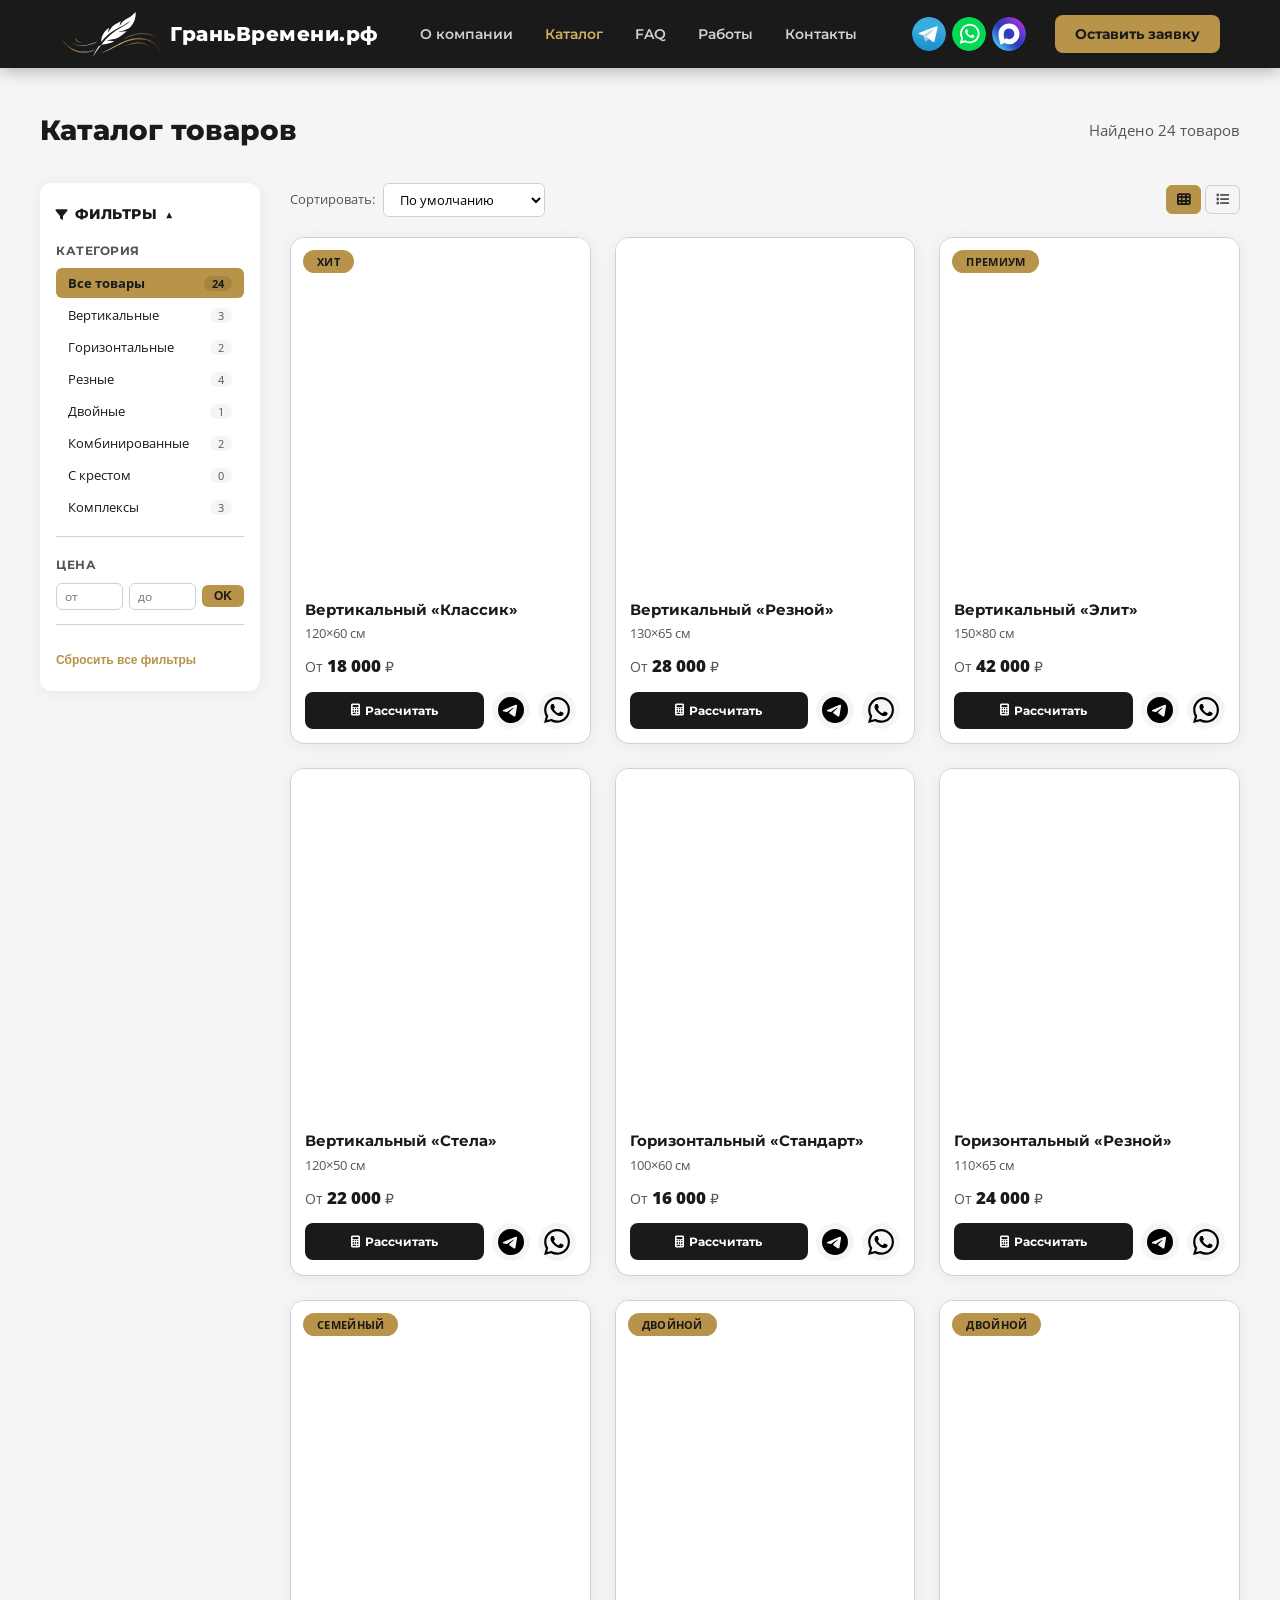
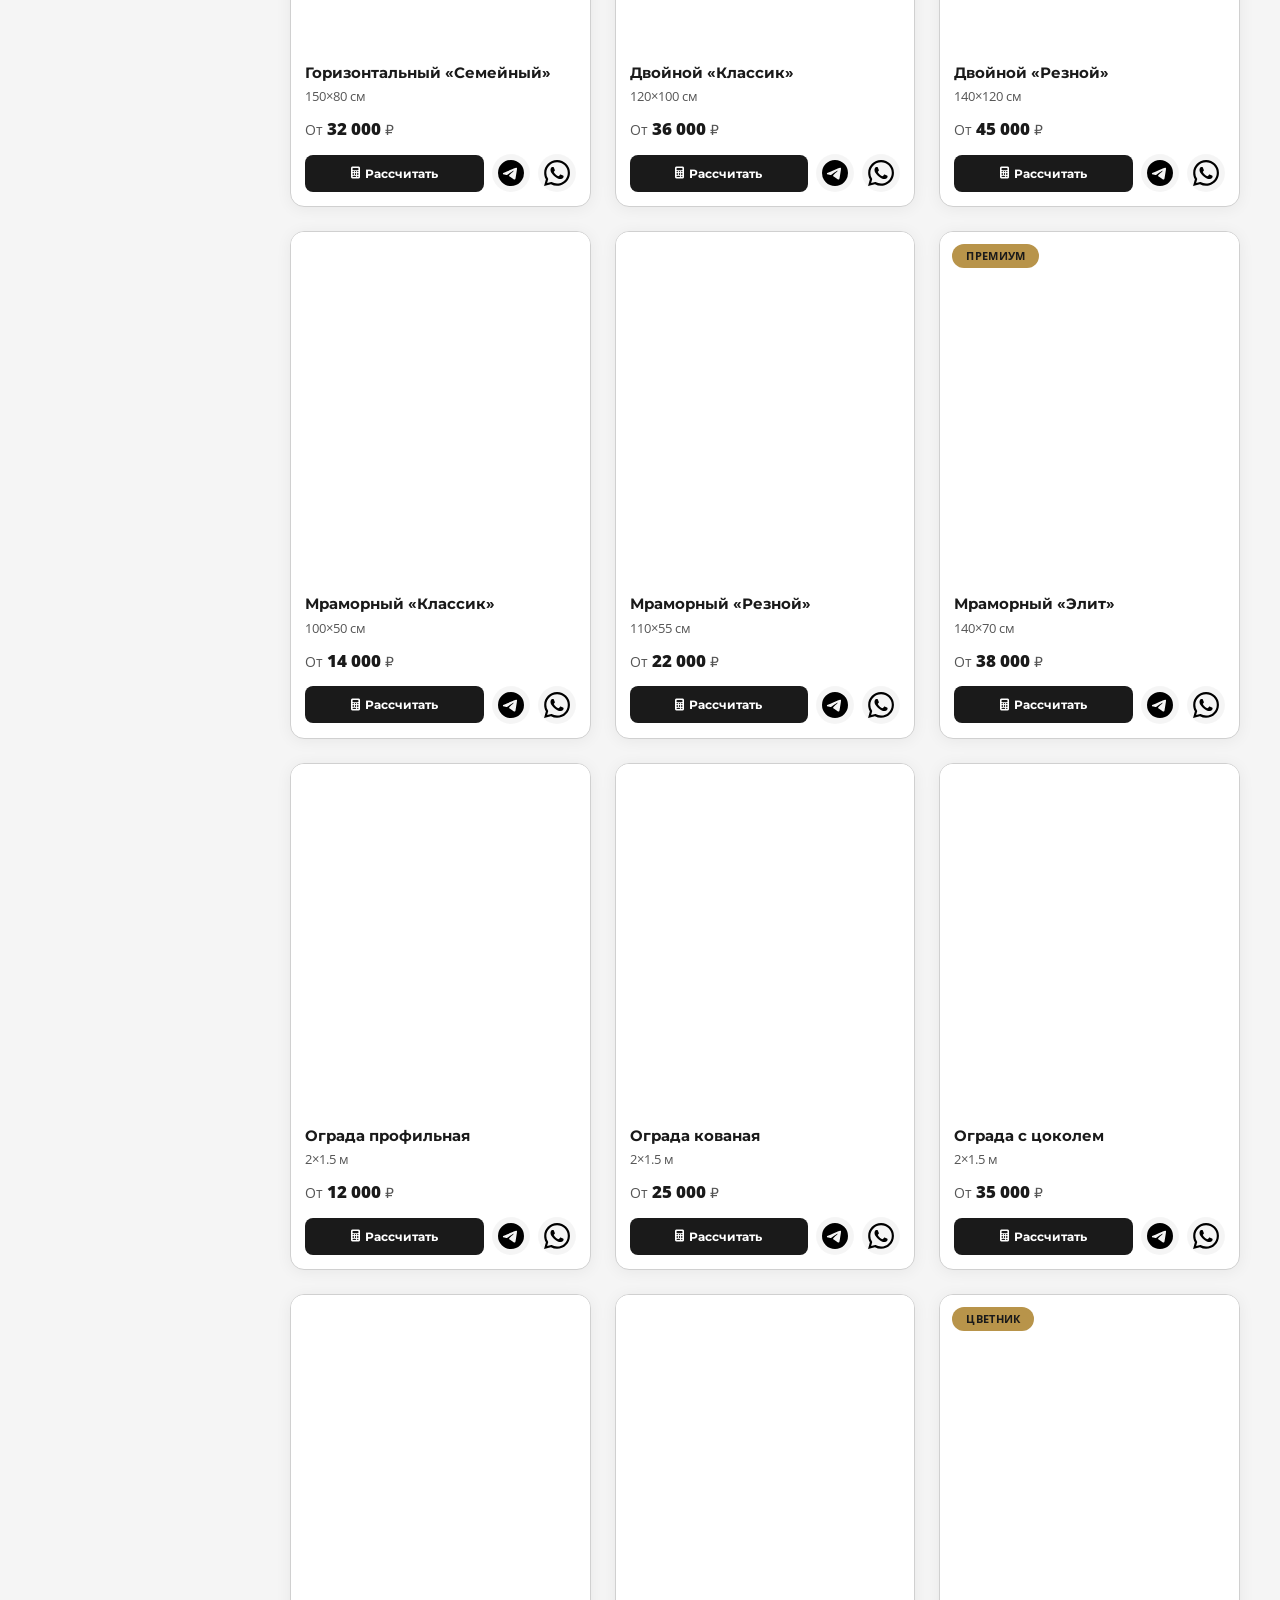
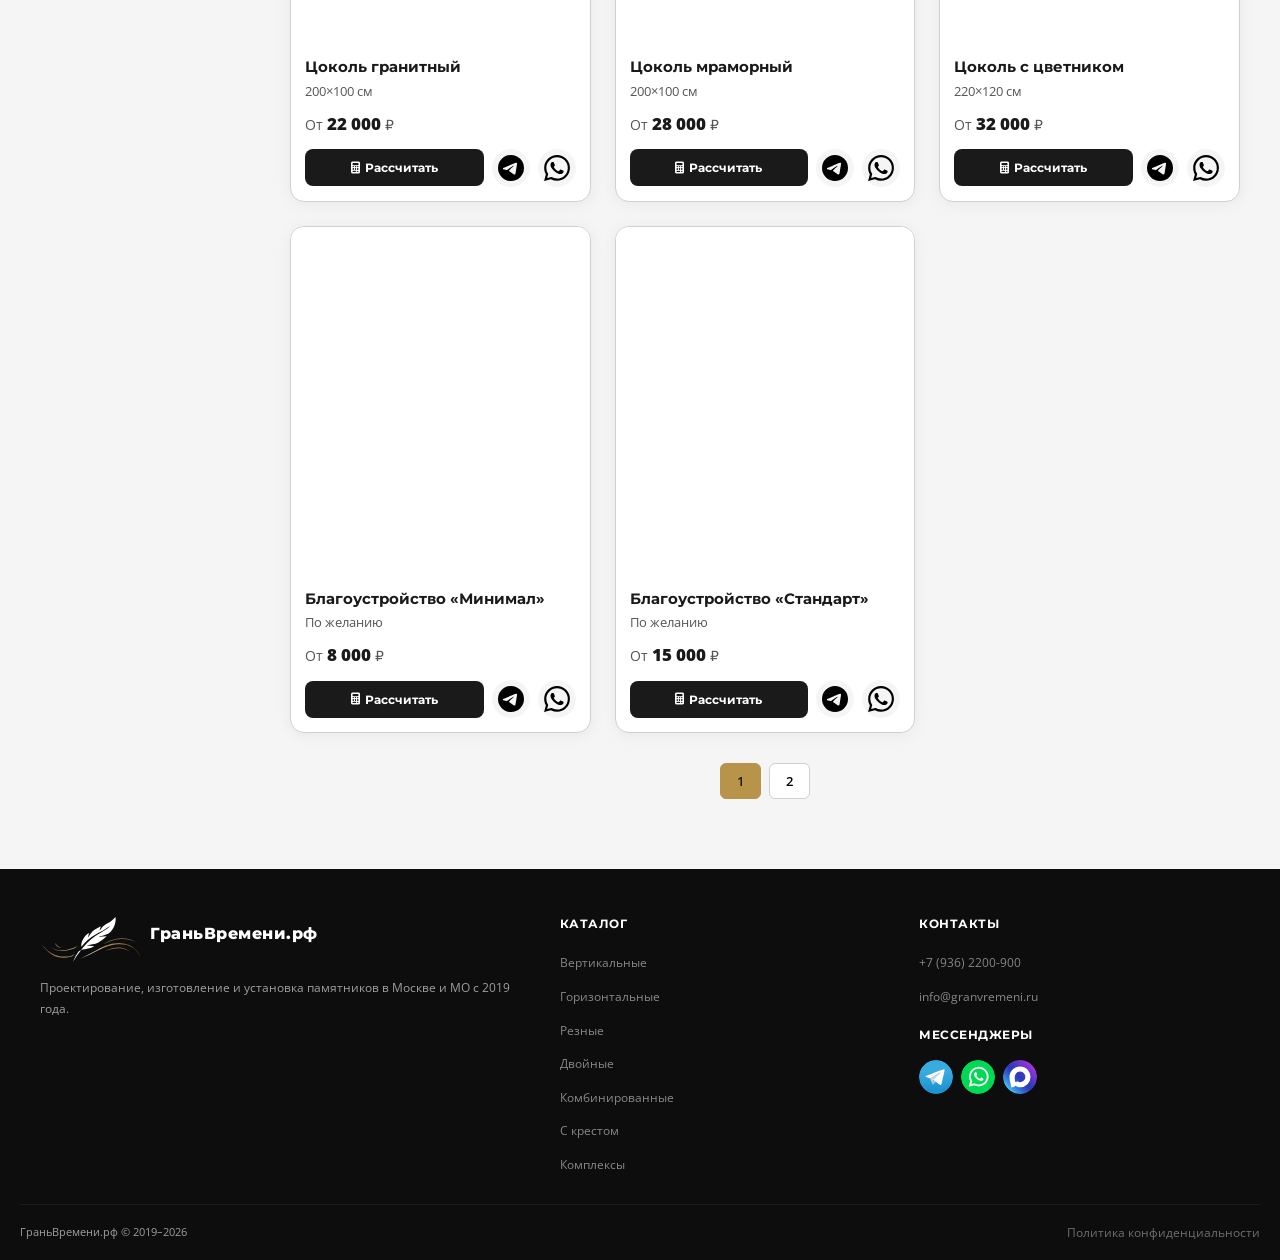
<file: catalog/index.html>
<!DOCTYPE html>
<html lang="ru">
<head>
    <meta charset="UTF-8">
    <meta name="viewport" content="width=device-width, initial-scale=1.0">
    <title>Каталог памятников и оград — ГраньВремени.рф</title>
    <link rel="preconnect" href="https://fonts.googleapis.com">
    <link rel="preconnect" href="https://fonts.gstatic.com" crossorigin>
    <link href="https://fonts.googleapis.com/css2?family=Montserrat:wght@400;500;600;700;800&family=Open+Sans:wght@400;600&display=swap" rel="stylesheet">
    <link rel="stylesheet" href="https://cdnjs.cloudflare.com/ajax/libs/font-awesome/6.5.0/css/all.min.css">
    <link rel="stylesheet" href="../css/style.css">
    <style>
        /* ===== СТИЛИ ДЛЯ КАТАЛОГА ===== */
        .catalog-page {
            padding: 40px 20px 70px;
            background: var(--gray-bg);
            min-height: 80vh;
        }
        .catalog-header {
            max-width: 1200px;
            margin: 0 auto 30px;
            display: flex;
            flex-wrap: wrap;
            justify-content: space-between;
            align-items: center;
            gap: 16px;
        }
        .catalog-header h1 {
            font-size: 28px;
            font-weight: 800;
            color: var(--dark);
        }
        .catalog-header .count {
            font-size: 15px;
            color: var(--text-light);
        }
        .catalog-layout {
            display: grid;
            grid-template-columns: 220px 1fr;
            gap: 30px;
            max-width: 1200px;
            margin: 0 auto;
        }

        /* ===== ФИЛЬТРЫ ===== */
        .catalog-filters {
            background: #fff;
            border-radius: 12px;
            padding: 20px 16px;
            box-shadow: 0 2px 16px rgba(0,0,0,0.06);
            height: fit-content;
            position: sticky;
            top: 100px;
        }
        .catalog-filters h3 {
            font-size: 14px;
            font-weight: 800;
            color: var(--dark);
            margin-bottom: 16px;
            text-transform: uppercase;
            letter-spacing: 0.5px;
            display: flex;
            align-items: center;
            gap: 8px;
        }
        .filter-section {
            margin-bottom: 18px;
            border-bottom: 1px solid var(--border);
            padding-bottom: 14px;
        }
        .filter-section:last-child {
            border-bottom: none;
            margin-bottom: 0;
            padding-bottom: 0;
        }
        .filter-section h4 {
            font-size: 12px;
            font-weight: 700;
            color: var(--text-light);
            text-transform: uppercase;
            letter-spacing: 0.5px;
            margin-bottom: 8px;
        }
        .filter-group {
            display: flex;
            flex-direction: column;
            gap: 2px;
        }
        .filter-btn {
            background: none;
            border: none;
            padding: 6px 12px;
            text-align: left;
            font-size: 13px;
            color: var(--text);
            cursor: pointer;
            border-radius: 6px;
            transition: background .2s, color .2s;
            font-family: 'Open Sans', sans-serif;
            display: flex;
            justify-content: space-between;
            align-items: center;
        }
        .filter-btn:hover {
            background: var(--gray-bg);
        }
        .filter-btn.active {
            background: var(--gold);
            color: var(--dark);
            font-weight: 700;
        }
        .filter-btn .count-badge {
            background: var(--gray-bg);
            padding: 0 8px;
            border-radius: 12px;
            font-size: 11px;
            color: var(--text-light);
        }
        .filter-btn.active .count-badge {
            background: rgba(0,0,0,0.1);
            color: var(--dark);
        }

        .filter-range {
            display: flex;
            gap: 6px;
            align-items: center;
            margin-top: 4px;
        }
        .filter-range input {
            width: 100%;
            padding: 4px 8px;
            border: 1px solid var(--border);
            border-radius: 6px;
            font-size: 12px;
            font-family: 'Open Sans', sans-serif;
        }
        .filter-range input:focus {
            border-color: var(--gold);
            outline: none;
        }
        .filter-range button {
            padding: 4px 12px;
            background: var(--gold);
            border: none;
            border-radius: 6px;
            font-weight: 700;
            cursor: pointer;
            font-size: 12px;
            color: var(--dark);
            white-space: nowrap;
        }
        .filter-range button:hover {
            background: var(--gold-light);
        }
        .filter-clear {
            background: none;
            border: none;
            color: var(--gold);
            font-size: 12px;
            cursor: pointer;
            font-weight: 600;
            padding: 4px 0;
            margin-top: 6px;
        }
        .filter-clear:hover {
            text-decoration: underline;
        }

        /* ===== СЕТКА ТОВАРОВ ===== */
        .catalog-grid {
            display: grid;
            grid-template-columns: repeat(3, 1fr);
            gap: 24px;
            max-width: 100%;
        }
        .catalog-grid.list-view {
            grid-template-columns: 1fr;
        }

        /* ===== КАРТОЧКА ТОВАРА ===== */
        .catalog-item {
            background: #fff;
            border-radius: 14px;
            overflow: hidden;
            box-shadow: 0 2px 16px rgba(0,0,0,0.06);
            border: 1px solid var(--border);
            transition: transform .25s, box-shadow .25s;
            display: flex;
            flex-direction: column;
            cursor: pointer;
        }
        .catalog-item:hover {
            transform: translateY(-5px);
            box-shadow: 0 10px 32px rgba(0,0,0,0.12);
        }

        /* Фото */
        .catalog-item-img {
            height: 350px;
            background: #fff;
            display: flex;
            align-items: flex-end;
            justify-content: center;
            position: relative;
            overflow: hidden;
            padding: 0;
        }
        .catalog-item-img img {
            width: 100%;
            height: 100%;
            object-fit: contain;
            object-position: bottom center;
            filter: drop-shadow(0 5px 15px rgba(0,0,0,0.05));
            transition: transform .3s ease;
        }
        .catalog-item:hover .catalog-item-img img {
            transform: scale(1.02);
        }
        .catalog-item-img .no-image {
            font-size: 56px;
            color: rgb(255, 255, 255);
        }
        .catalog-item-img .badge {
            position: absolute;
            top: 12px;
            left: 12px;
            background: var(--gold);
            color: var(--dark);
            font-size: 11px;
            font-weight: 700;
            padding: 3px 14px;
            border-radius: 20px;
            text-transform: uppercase;
            letter-spacing: 0.3px;
            z-index: 2;
        }

        /* Тело карточки */
        .catalog-item-body {
            padding: 12px 14px 14px;
            flex: 0 0 auto;
            display: flex;
            flex-direction: column;
        }
        .catalog-item-body h3 {
            font-size: 15px;
            font-weight: 700;
            color: var(--dark);
            margin-bottom: 4px;
            line-height: 1.3;
        }
        .catalog-item-body .dims {
            font-size: 13px;
            color: var(--text-light);
            margin-bottom: 8px;
        }
        .catalog-item-body .price {
            font-size: 17px;
            font-weight: 800;
            color: var(--dark);
            margin-bottom: 12px;
        }
        .catalog-item-body .price span {
            font-size: 14px;
            font-weight: 400;
            color: var(--text-light);
        }
        @media (max-width: 768px) {
            .catalog-item-img { height: 300px; } /* На планшетах */
        }

        @media (max-width: 480px) {
            .catalog-item-img { height: 250px; } /* На телефонах */
            .catalog-item-body { padding: 12px; }
            .catalog-item-body h3 { font-size: 14px; min-height: 36px; }
            .catalog-item-body .price { font-size: 18px; }
        }
        /* ===== КНОПКИ В КАРТОЧКЕ ===== */
        .catalog-item-body .item-actions {
            display: flex;
            gap: 8px;
            margin-top: auto;
            align-items: center;
        }
        .catalog-item-body .item-actions .btn-card {
            flex: 1;
            text-align: center;
            padding: 9px 10px;
            font-size: 12px;
            display: inline-flex;
            align-items: center;
            justify-content: center;
            gap: 5px;
            border: none;
            border-radius: var(--radius);
            cursor: pointer;
            font-family: 'Montserrat', sans-serif;
            font-weight: 700;
            transition: background .2s, transform .15s;
            text-decoration: none;
        }
        .catalog-item-body .item-actions .btn-card:hover {
            transform: translateY(-1px);
        }
        .catalog-item-body .item-actions .btn-card i {
            font-size: 12px;
        }
        .btn-detail {
            background: var(--dark);
            color: #fff;
        }
        .btn-detail:hover {
            background: #333;
        }

        /* ===== КРУГЛЫЕ КНОПКИ С SVG ===== */
        .btn-icon {
            width: 38px;
            height: 38px;
            border-radius: 50%;
            border: none;
            cursor: pointer;
            display: inline-flex;
            align-items: center;
            justify-content: center;
            flex-shrink: 0;
            transition: transform .2s, box-shadow .2s, background .2s;
            background: rgba(0,0,0,0.04);
            padding: 6px;
            text-decoration: none;
        }
        .btn-icon:hover {
            transform: scale(1.08);
            box-shadow: 0 4px 12px rgba(0,0,0,0.12);
        }
        .btn-icon svg {
            width: 100%;
            height: 100%;
            display: block;
        }

        /* Цвета как в header.js */
        .btn-icon-tg { color: #0088cc; }
        .btn-icon-tg:hover { color: #006699; background: rgba(0, 136, 204, 0.12); }
        .btn-icon-wa { color: #25d366; }
        .btn-icon-wa:hover { color: #1da851; background: rgba(37, 211, 102, 0.12); }
        .btn-icon-max { color: #6f42c1; }
        .btn-icon-max:hover { color: #5530a3; background: rgba(111, 66, 193, 0.12); }

        /* ===== ПАГИНАЦИЯ И ТУЛБАР ===== */
        .catalog-toolbar {
            display: flex;
            justify-content: space-between;
            align-items: center;
            flex-wrap: wrap;
            gap: 12px;
            margin-bottom: 20px;
        }
        .catalog-toolbar .sort {
            display: flex;
            align-items: center;
            gap: 8px;
        }
        .catalog-toolbar .sort label {
            font-size: 13px;
            color: var(--text-light);
        }
        .catalog-toolbar .sort select {
            padding: 6px 12px;
            border: 1px solid var(--border);
            border-radius: 6px;
            font-size: 13px;
            font-family: 'Open Sans', sans-serif;
            background: #fff;
            cursor: pointer;
        }
        .catalog-toolbar .view {
            display: flex;
            gap: 4px;
        }
        .catalog-toolbar .view button {
            background: none;
            border: 1px solid var(--border);
            padding: 6px 10px;
            border-radius: 6px;
            cursor: pointer;
            color: var(--text-light);
            transition: all .2s;
        }
        .catalog-toolbar .view button.active {
            border-color: var(--gold);
            background: var(--gold);
            color: var(--dark);
        }
        .catalog-toolbar .view button:hover:not(.active) {
            background: var(--gray-bg);
        }

        .pagination {
            display: flex;
            justify-content: center;
            gap: 8px;
            margin-top: 30px;
            flex-wrap: wrap;
        }
        .pagination button {
            padding: 8px 16px;
            border: 1px solid var(--border);
            background: #fff;
            border-radius: 6px;
            cursor: pointer;
            font-weight: 600;
            transition: background .2s;
            font-family: 'Open Sans', sans-serif;
        }
        .pagination button.active {
            background: var(--gold);
            border-color: var(--gold);
            color: var(--dark);
        }
        .pagination button:hover:not(.active) {
            background: var(--gray-bg);
        }

        .catalog-empty {
            grid-column: 1 / -1;
            text-align: center;
            padding: 60px 20px;
            color: var(--text-light);
        }
        .catalog-empty i {
            font-size: 48px;
            color: var(--border);
            margin-bottom: 16px;
        }

        /* ================================================================
           АДАПТИВ — МОБИЛЬНЫЕ ФИЛЬТРЫ ВЕРТИКАЛЬНЫМ СПИСКОМ
           ================================================================ */

        /* ── Планшет и небольшой десктоп (до 1100px) ── */
        @media (max-width: 1100px) {
            .catalog-layout { grid-template-columns: 200px 1fr; gap: 20px; }
            .catalog-grid { grid-template-columns: repeat(2, 1fr); gap: 18px; }
            .catalog-item-img { height: 260px; }
        }

        /* ── Планшет-портрет и крупный телефон (до 992px) ── */
        @media (max-width: 992px) {
            .catalog-page { padding: 28px 16px 60px; }
            .catalog-layout { grid-template-columns: 1fr; gap: 0; }

            /* Фильтры — вертикальный список, компактный, сворачиваемый */
            .catalog-filters {
                position: static;
                display: block;
                padding: 16px 16px 12px;
                border-radius: 10px;
                margin-bottom: 16px;
                background: #fff;
                box-shadow: 0 2px 12px rgba(0,0,0,0.06);
            }
            .catalog-filters h3 {
                width: 100%;
                margin-bottom: 10px;
                font-size: 14px;
                cursor: pointer;
                user-select: none;
                display: flex;
                align-items: center;
                justify-content: space-between;
            }
            .catalog-filters h3 .filter-toggle {
                font-size: 12px;
                color: var(--text-light);
                font-weight: 400;
                transition: transform .2s;
            }
            .catalog-filters h3 .filter-toggle.open {
                transform: rotate(180deg);
            }

            .filter-body {
                display: none;
                padding-top: 8px;
            }
            .filter-body.open {
                display: block;
            }

            .filter-section {
                margin-bottom: 0;
                padding-bottom: 0;
                border-bottom: none;
                flex: 0 0 auto;
                width: 100%;
            }
            .filter-section h4 {
                display: block !important;
                font-size: 11px;
                font-weight: 700;
                color: var(--text-light);
                text-transform: uppercase;
                letter-spacing: 0.5px;
                margin-bottom: 6px;
                margin-top: 10px;
            }
            .filter-section h4:first-of-type {
                margin-top: 0;
            }

            .filter-group {
                display: flex;
                flex-direction: row;
                flex-wrap: wrap;
                gap: 4px;
            }
            .filter-btn {
                font-size: 12px;
                padding: 5px 12px;
                background: var(--gray-bg);
                border-radius: 20px;
                white-space: nowrap;
                border: 1px solid transparent;
            }
            .filter-btn.active {
                background: var(--gold);
                border-color: var(--gold);
                color: var(--dark);
                font-weight: 700;
            }
            .filter-btn .count-badge { display: none; }

            .filter-range {
                display: flex;
                gap: 6px;
                align-items: center;
                margin-top: 4px;
                flex-wrap: wrap;
            }
            .filter-range input {
                width: 70px;
                font-size: 12px;
                padding: 5px 8px;
                border: 1px solid var(--border);
                border-radius: 6px;
            }
            .filter-range button {
                padding: 5px 14px;
                font-size: 12px;
                background: var(--gold);
                border: none;
                border-radius: 6px;
                font-weight: 700;
                cursor: pointer;
                color: var(--dark);
            }

            .filter-clear {
                font-size: 12px;
                padding: 6px 0 2px;
                margin-top: 6px;
                display: inline-block;
                background: none;
                border: none;
                color: var(--gold);
                cursor: pointer;
                font-weight: 600;
            }
            .filter-clear:hover { text-decoration: underline; }

            .catalog-grid { grid-template-columns: repeat(2, 1fr); gap: 16px; }
            .catalog-item-img { height: 240px; }
            .btn-icon { width: 34px; height: 34px; padding: 5px; }
        }

        /* ── Средние телефоны + планшет-портрет (до 768px) ── */
        @media (max-width: 768px) {
            .catalog-page { padding: 20px 12px 48px; }
            .catalog-header { flex-direction: column; align-items: flex-start; gap: 6px; }
            .catalog-header h1 { font-size: 22px; }

            .catalog-grid { grid-template-columns: repeat(2, 1fr); gap: 14px; }
            .catalog-item-img { height: 210px; }
            .catalog-item-body { padding: 12px 14px 14px; }
            .catalog-item-body h3 { font-size: 14px; }
            .catalog-item-body .dims { font-size: 12px; }
            .catalog-item-body .price { font-size: 17px; margin-bottom: 10px; }

            .item-actions { gap: 6px; }
            .catalog-item-body .item-actions .btn-card {
                font-size: 11px;
                padding: 7px 8px;
            }
            .btn-icon { width: 32px; height: 32px; padding: 5px; }

            .catalog-toolbar { gap: 8px; }
            .catalog-toolbar .sort label { font-size: 12px; }
            .catalog-toolbar .sort select { font-size: 12px; padding: 5px 10px; }

            .pagination button { padding: 6px 12px; font-size: 13px; }

            .filter-range input { width: 60px; }
        }

        /* ── Телефоны (до 600px) ── */
        @media (max-width: 600px) {
            .catalog-page { padding: 16px 10px 40px; }
            .catalog-header h1 { font-size: 20px; }
            .catalog-header .count { font-size: 13px; }

            .catalog-filters {
                padding: 12px 14px;
            }
            .catalog-filters h3 {
                font-size: 13px;
                margin-bottom: 6px;
            }
            .filter-section h4 {
                font-size: 10px;
                margin-top: 8px;
            }
            .filter-btn {
                font-size: 11px;
                padding: 4px 10px;
            }
            .filter-range input {
                width: 55px;
                font-size: 11px;
                padding: 4px 6px;
            }
            .filter-range button {
                font-size: 11px;
                padding: 4px 10px;
            }

            .catalog-toolbar {
                flex-direction: row;
                justify-content: space-between;
                align-items: center;
                gap: 8px;
            }
            .catalog-toolbar .sort { gap: 4px; }
            .catalog-toolbar .sort label { display: none; }
            .catalog-toolbar .sort select { font-size: 12px; padding: 5px 8px; }

            .catalog-grid { grid-template-columns: repeat(2, 1fr); gap: 10px; }
            
            .catalog-item-body h3 { font-size: 13px; line-height: 1.25; }
            .catalog-item-body .dims { font-size: 11px; margin-bottom: 6px; }
            .catalog-item-body .price { font-size: 16px; margin-bottom: 8px; }
            .catalog-item-body .price span { font-size: 12px; }

            .item-actions { gap: 5px; }
            .catalog-item-body .item-actions .btn-card {
                font-size: 10px;
                padding: 6px 6px;
                gap: 3px;
            }
            .catalog-item-body .item-actions .btn-card i { display: none; }
            .btn-icon { width: 30px; height: 30px; padding: 4px; }

            .pagination { gap: 6px; margin-top: 20px; }
            .pagination button { padding: 6px 11px; font-size: 12px; }
        }

        /* ── Маленькие телефоны (до 400px) ── */
        @media (max-width: 400px) {
            .catalog-page { padding: 12px 8px 32px; }
            .catalog-header h1 { font-size: 18px; }

            .catalog-grid { grid-template-columns: 1fr; gap: 12px; }
            .catalog-item-body h3 { font-size: 16px; }
            .catalog-item-body .dims { font-size: 13px; }
            .catalog-item-body .price { font-size: 20px; }
            .catalog-item-body .item-actions .btn-card {
                font-size: 12px;
                padding: 8px 10px;
            }
            .catalog-item-body .item-actions .btn-card i { display: inline; }
            .btn-icon { width: 36px; height: 36px; padding: 6px; }

            .filter-btn { font-size: 10px; padding: 3px 8px; }
            .filter-range input { width: 50px; font-size: 10px; }

            .pagination button { padding: 5px 9px; font-size: 11px; }
        }

        @media (max-width: 768px) {
            .header-inner {
                display: grid;
                grid-template-columns: 1fr auto 1fr;
                align-items: center;
                padding: 10px 16px;
            }
            .logo { grid-column: 2; justify-self: center; }
            .logo-sub { display: none; }
            .burger { grid-column: 3; justify-self: end; display: flex; }
            nav, .header-cta, .header-telegram { display: none; }
            .mobile-nav {
                display: none;
                position: absolute;
                top: 60px;
                right: 0;
                left: 0;
                background: var(--dark);
                padding: 16px 0 20px;
                border-radius: 0 0 12px 12px;
                box-shadow: 0 8px 24px rgba(0,0,0,0.3);
                z-index: 999;
                flex-direction: column;
            }
            .mobile-nav.open { display: flex; }
            .mobile-nav a {
                color: rgba(255,255,255,0.85);
                font-size: 15px;
                font-weight: 600;
                padding: 10px 20px;
                font-family: 'Montserrat', sans-serif;
                transition: background .2s;
                text-decoration: none;
            }
            .mobile-nav a:hover { background: rgba(255,255,255,0.06); }
            .mobile-nav .phone-link {
                color: var(--gold-light);
                margin-top: 4px;
                border-top: 1px solid rgba(255,255,255,0.08);
                padding-top: 12px;
            }
        }
    </style>
</head>
<body>

<header id="site-header"></header>

<section class="catalog-page">
    <div class="catalog-header">
        <h1>Каталог товаров</h1>
        <span class="count" id="totalCount">Загрузка...</span>
    </div>
    <div class="catalog-layout">
        <aside class="catalog-filters" id="filters">
            <h3 onclick="toggleFilters()">
                <span><i class="fas fa-filter" style="margin-right:6px;font-size:12px;"></i>Фильтры</span>
                <span class="filter-toggle" id="filterToggle">▼</span>
            </h3>
            <div class="filter-body" id="filterBody">
                <div class="filter-section">
                    <h4>Категория</h4>
                    <div class="filter-group" id="categoryFilters">
                        <button class="filter-btn active" data-filter="category" data-value="all">Все товары <span class="count-badge" id="countAll">0</span></button>
                        <button class="filter-btn" data-filter="category" data-value="vertical">Вертикальные <span class="count-badge" id="countVertical">0</span></button>
                        <button class="filter-btn" data-filter="category" data-value="horizontal">Горизонтальные <span class="count-badge" id="countHorizontal">0</span></button>
                        <button class="filter-btn" data-filter="category" data-value="carved">Резные <span class="count-badge" id="countCarved">0</span></button>
                        <button class="filter-btn" data-filter="category" data-value="double">Двойные <span class="count-badge" id="countDouble">0</span></button>
                        <button class="filter-btn" data-filter="category" data-value="combined">Комбинированные <span class="count-badge" id="countCombined">0</span></button>
                        <button class="filter-btn" data-filter="category" data-value="cross">С крестом <span class="count-badge" id="countCross">0</span></button>
                        <button class="filter-btn" data-filter="category" data-value="complex">Комплексы <span class="count-badge" id="countComplex">0</span></button>
                    </div>
                </div>
                <div class="filter-section">
                    <h4>Цена</h4>
                    <div class="filter-range">
                        <input type="number" id="priceMin" placeholder="от" min="0">
                        <input type="number" id="priceMax" placeholder="до" min="0">
                        <button onclick="applyPriceFilter()">OK</button>
                    </div>
                </div>
                <button class="filter-clear" onclick="clearAllFilters()">Сбросить все фильтры</button>
            </div>
        </aside>
        <div class="catalog-products">
            <div class="catalog-toolbar">
                <div class="sort">
                    <label for="sortSelect">Сортировать:</label>
                    <select id="sortSelect" onchange="applySort()">
                        <option value="default">По умолчанию</option>
                        <option value="price_asc">Сначала дешёвые</option>
                        <option value="price_desc">Сначала дорогие</option>
                        <option value="name_asc">По названию (А–Я)</option>
                    </select>
                </div>
                <div class="view">
                    <button class="active" onclick="setView('grid')" title="Сетка"><i class="fas fa-th"></i></button>
                    <button onclick="setView('list')" title="Список"><i class="fas fa-list"></i></button>
                </div>
            </div>
            <div class="catalog-grid" id="productGrid"></div>
            <div class="pagination" id="pagination"></div>
        </div>
    </div>
</section>

<footer id="site-footer"></footer>

<script src="../js/main.js"></script>
<script src="../js/header.js"></script>
<script>
    function escapeHtml(unsafe) {
        if (!unsafe) return '';
        return unsafe
            .replace(/&/g, '&amp;')
            .replace(/</g, '&lt;')
            .replace(/>/g, '&gt;')
            .replace(/"/g, '&quot;')
            .replace(/'/g, '&#039;');
    }

    // ── ПОСТРОЕНИЕ ПУТИ К ФОТО ──
    function getPhotoUrl(product) {
        if (!product.photoURL) return null;
        if (product.photoURL.startsWith('http') || product.photoURL.startsWith('/')) {
            return product.photoURL;
        }
        var path = product.photoURL;
        if (path.startsWith('img/products/')) {
            path = path.replace('img/products/', 'img/products-img/');
        }
        return '../' + path;
    }

    function getTelegramSvg() {
        return '<svg viewBox="0 0 24 24" xmlns="http://www.w3.org/2000/svg"><path d="M11.944 0A12 12 0 0 0 0 12a12 12 0 0 0 12 12 12 12 0 0 0 12-12A12 12 0 0 0 12 0a12 12 0 0 0-.056 0zm4.962 7.224c.1-.002.321.023.465.14a.506.506 0 0 1 .171.325c.016.093.036.306.02.472-.18 1.898-.962 6.502-1.36 8.627-.168.9-.499 1.201-.82 1.23-.696.065-1.225-.46-1.9-.902-1.056-.693-1.653-1.124-2.678-1.8-1.185-.78-.417-1.21.258-1.91.177-.184 3.247-2.977 3.307-3.23.007-.032.014-.15-.056-.212s-.174-.041-.249-.024c-.106.024-1.793 1.14-5.061 3.345-.48.33-.913.49-1.302.48-.428-.008-1.252-.241-1.865-.44-.752-.245-1.349-.374-1.297-.789.027-.216.325-.437.893-.663 3.498-1.524 5.83-2.529 6.998-3.014 3.332-1.386 4.025-1.627 4.476-1.635z"/></svg>';
    }

    function getWhatsappSvg() {
        return '<svg viewBox="0 0 24 24" xmlns="http://www.w3.org/2000/svg"><path d="M17.472 14.382c-.297-.149-1.758-.867-2.03-.967-.273-.099-.471-.148-.67.15-.197.297-.767.966-.94 1.164-.173.199-.347.223-.644.075-.297-.15-1.255-.463-2.39-1.475-.883-.788-1.48-1.761-1.653-2.059-.173-.297-.018-.458.13-.606.134-.133.298-.347.446-.52.149-.174.198-.298.298-.497.099-.198.05-.371-.025-.52-.075-.149-.669-1.612-.916-2.207-.242-.579-.487-.5-.669-.51-.173-.008-.371-.01-.57-.01-.198 0-.52.074-.792.372-.272.297-1.04 1.016-1.04 2.479 0 1.462 1.065 2.875 1.213 3.074.149.198 2.096 3.2 5.077 4.487.709.306 1.262.489 1.694.625.712.227 1.36.195 1.871.118.571-.085 1.758-.719 2.006-1.413.248-.694.248-1.289.173-1.413-.074-.124-.272-.198-.57-.347m-5.421 7.403h-.004a9.87 9.87 0 01-5.031-1.378l-.361-.214-3.741.982.998-3.648-.235-.374a9.86 9.86 0 01-1.51-5.26c.001-5.45 4.436-9.884 9.888-9.884 2.64 0 5.122 1.03 6.988 2.898a9.825 9.825 0 012.893 6.994c-.003 5.45-4.437 9.884-9.885 9.884m8.413-18.297A11.815 11.815 0 0012.05 0C5.495 0 .16 5.335.157 11.892c0 2.096.547 4.142 1.588 5.945L.057 24l6.305-1.654a11.882 11.882 0 005.683 1.448h.005c6.554 0 11.89-5.335 11.893-11.893a11.821 11.821 0 00-3.48-8.413z"/></svg>';
    }

    // ── ГЛОБАЛЬНЫЕ ПЕРЕМЕННЫЕ ──
    var currentCategory = 'all';
    var currentPage = 1;
    var ITEMS_PER_PAGE = 20;
    var allProducts = [];
    var filteredProducts = [];
    var currentView = 'grid';
    var priceMin = 0;
    var priceMax = Infinity;

    // ── Toggle фильтров на мобильных ──
    function toggleFilters() {
        var body = document.getElementById('filterBody');
        var toggle = document.getElementById('filterToggle');
        if (body) {
            body.classList.toggle('open');
            if (toggle) {
                toggle.classList.toggle('open');
                toggle.textContent = body.classList.contains('open') ? '▲' : '▼';
            }
        }
    }

    // ── Автоматически открываем фильтры на десктопе ──
    function initFiltersMobile() {
        var body = document.getElementById('filterBody');
        var toggle = document.getElementById('filterToggle');
        if (window.innerWidth > 992) {
            if (body) body.classList.add('open');
            if (toggle) {
                toggle.classList.add('open');
                toggle.textContent = '▲';
            }
        } else {
            if (body) body.classList.remove('open');
            if (toggle) {
                toggle.classList.remove('open');
                toggle.textContent = '▼';
            }
        }
    }

    // ── ИНИЦИАЛИЗАЦИЯ ──
    function initCatalog() {
        var grid = document.getElementById('productGrid');
        var count = document.getElementById('totalCount');
        var pagination = document.getElementById('pagination');

        if (!grid || !count || !pagination) return;

        loadProducts(function(products) {
            allProducts = products.filter(function(p) { return !p.hidden; });
            applyFilters();
        });
    }

    // ── ПРИМЕНЕНИЕ ФИЛЬТРОВ ──
    function applyFilters() {
        var result = allProducts;

        if (currentCategory !== 'all') {
            result = result.filter(function(p) {
                return p.category === currentCategory;
            });
        }

        result = result.filter(function(p) {
            var price = p.price || 0;
            return price >= priceMin && price <= priceMax;
        });

        filteredProducts = result;
        updateCounters();
        applySort();
        currentPage = 1;
        renderCatalog();
    }

    // ── ОБНОВЛЕНИЕ СЧЁТЧИКОВ ──
    function updateCounters() {
        var categories = ['all', 'vertical', 'horizontal', 'carved', 'double', 'combined', 'cross', 'complex'];
        categories.forEach(function(cat) {
            var count = allProducts.filter(function(p) {
                if (cat === 'all') return true;
                return p.category === cat;
            }).length;
            var badge = document.getElementById('count' + cat.charAt(0).toUpperCase() + cat.slice(1));
            if (badge) {
                badge.textContent = count;
            }
        });
    }

    // ── РЕНДЕР КАТАЛОГА ──
    function renderCatalog() {
        var grid = document.getElementById('productGrid');
        var count = document.getElementById('totalCount');
        var pagination = document.getElementById('pagination');

        if (!grid) return;

        var total = filteredProducts.length;
        count.textContent = 'Найдено ' + total + ' товаров';

        var totalPages = Math.ceil(total / ITEMS_PER_PAGE);
        if (currentPage > totalPages) currentPage = 1;
        var start = (currentPage - 1) * ITEMS_PER_PAGE;
        var paginated = filteredProducts.slice(start, start + ITEMS_PER_PAGE);

        if (paginated.length === 0) {
            grid.innerHTML = `
                <div class="catalog-empty">
                    <i class="fas fa-box-open"></i>
                    <p>По вашим фильтрам ничего не найдено</p>
                    <button onclick="clearAllFilters()" style="margin-top:12px; padding:8px 20px; background:var(--gold); border:none; border-radius:6px; font-weight:700; cursor:pointer;">Сбросить фильтры</button>
                </div>
            `;
        } else {
            var viewClass = currentView === 'list' ? 'list-view' : '';
            grid.className = 'catalog-grid ' + viewClass;

            grid.innerHTML = paginated.map(function(p) {
                var badgeHtml = p.badge ? '<span class="badge">' + escapeHtml(p.badge) + '</span>' : '';

                var photoUrl = getPhotoUrl(p);
                var imgHtml = '';
                if (photoUrl) {
                    imgHtml = '<img src="' + photoUrl + '" alt="' + escapeHtml(p.name) + '" loading="lazy" onerror="this.style.display=\'none\'; this.parentNode.querySelector(\'.no-image\').style.display=\'flex\'" />' +
                        '<div class="no-image" style="display:none;"><i class="fas fa-' + escapeHtml(p.imageIcon || 'mountain') + '"></i></div>';
                } else {
                    var icon = p.imageIcon || 'mountain';
                    imgHtml = '<div class="no-image"><i class="fas fa-' + escapeHtml(icon) + '"></i></div>';
                }

                var firstSize = '';
                try {
                    if (p.sizes && p.sizes.length > 0) {
                        if (typeof p.sizes[0] === 'object' && p.sizes[0] !== null) {
                            firstSize = p.sizes[0].label || 'Стандартный';
                        } else {
                            firstSize = p.sizes[0] || 'Стандартный';
                        }
                    } else {
                        firstSize = 'Стандартный';
                    }
                } catch(e) {
                    firstSize = 'Стандартный';
                }
                var dimsHtml = '<div class="dims">' + escapeHtml(firstSize) + '</div>';

                var links = window.getMessengerLinks ? 
                    window.getMessengerLinks(p.name, p.price) : 
                    { tg: 'https://t.me/granvremenirf', wa: 'https://wa.me/79362200900' };

                return `
                    <div class="catalog-item" onclick="window.location.href='../product/?id=${p.id}'">
                        <div class="catalog-item-img">
                            ${imgHtml}
                            ${badgeHtml}
                        </div>
                        <div class="catalog-item-body">
                            <h3>${escapeHtml(p.name)}</h3>
                            ${dimsHtml}
                            <div class="price"><span>От</span> ${p.price.toLocaleString('ru-RU')}<span> ₽</span></div>
                            <div class="item-actions">
                                <a href="../product/?id=${p.id}" class="btn-card btn-detail" onclick="event.stopPropagation();">
                                    <i class="fas fa-calculator"></i> Рассчитать
                                </a>
                                <a href="${links.tg}" target="_blank" rel="noopener noreferrer" class="btn-icon btn-icon-tg" onclick="event.stopPropagation();" title="Telegram">
                                    ${getTelegramSvg()}
                                </a>
                                <a href="${links.wa}" target="_blank" rel="noopener noreferrer" class="btn-icon btn-icon-wa" onclick="event.stopPropagation();" title="WhatsApp">
                                    ${getWhatsappSvg()}
                                </a>
                            </div>
                        </div>
                    </div>
                `;
            }).join('');
        }

        if (totalPages <= 1) {
            pagination.innerHTML = '';
            return;
        }

        var pagHtml = '';
        for (var i = 1; i <= totalPages; i++) {
            pagHtml += '<button class="' + (i === currentPage ? 'active' : '') + '" onclick="goToPage(' + i + ')">' + i + '</button>';
        }
        pagination.innerHTML = pagHtml;
    }

    function goToPage(page) {
        currentPage = page;
        renderCatalog();
        window.scrollTo({ top: 0, behavior: 'smooth' });
    }

    function applySort() {
        var sort = document.getElementById('sortSelect')?.value || 'default';

        switch (sort) {
            case 'price_asc':
                filteredProducts.sort(function(a, b) { return (a.price || 0) - (b.price || 0); });
                break;
            case 'price_desc':
                filteredProducts.sort(function(a, b) { return (b.price || 0) - (a.price || 0); });
                break;
            case 'name_asc':
                filteredProducts.sort(function(a, b) { return a.name.localeCompare(b.name); });
                break;
            default:
                break;
        }

        renderCatalog();
    }

    function setView(view) {
        currentView = view;
        document.querySelectorAll('.view button').forEach(function(btn) {
            btn.classList.remove('active');
        });
        if (view === 'grid') {
            document.querySelector('.view button:first-child')?.classList.add('active');
        } else {
            document.querySelector('.view button:last-child')?.classList.add('active');
        }
        renderCatalog();
    }

    function applyPriceFilter() {
        var minInput = document.getElementById('priceMin');
        var maxInput = document.getElementById('priceMax');

        priceMin = parseInt(minInput.value) || 0;
        priceMax = parseInt(maxInput.value) || Infinity;

        applyFilters();
    }

    function clearAllFilters() {
        currentCategory = 'all';
        document.querySelectorAll('.filter-btn[data-filter="category"]').forEach(function(btn) {
            btn.classList.toggle('active', btn.dataset.value === 'all');
        });

        document.getElementById('priceMin').value = '';
        document.getElementById('priceMax').value = '';
        priceMin = 0;
        priceMax = Infinity;

        document.getElementById('sortSelect').value = 'default';

        var url = new URL(window.location);
        url.searchParams.delete('category');
        window.history.pushState({}, '', url);

        applyFilters();
    }

    // ── ОБРАБОТЧИКИ ──
    document.addEventListener('DOMContentLoaded', function() {
        // Фильтры
        document.querySelectorAll('.filter-btn[data-filter="category"]').forEach(function(btn) {
            btn.addEventListener('click', function() {
                var value = this.dataset.value;
                currentCategory = value;

                document.querySelectorAll('.filter-btn[data-filter="category"]').forEach(function(b) {
                    b.classList.toggle('active', b.dataset.value === value);
                });

                var url = new URL(window.location);
                if (value === 'all') {
                    url.searchParams.delete('category');
                } else {
                    url.searchParams.set('category', value);
                }
                window.history.pushState({}, '', url);

                applyFilters();
            });
        });

        document.getElementById('priceMin')?.addEventListener('keydown', function(e) {
            if (e.key === 'Enter') applyPriceFilter();
        });
        document.getElementById('priceMax')?.addEventListener('keydown', function(e) {
            if (e.key === 'Enter') applyPriceFilter();
        });

        var params = new URLSearchParams(window.location.search);
        var catFromUrl = params.get('category');
        if (catFromUrl) {
            currentCategory = catFromUrl;
            document.querySelectorAll('.filter-btn[data-filter="category"]').forEach(function(btn) {
                btn.classList.toggle('active', btn.dataset.value === catFromUrl);
            });
        }

        initCatalog();
        initFiltersMobile();
    });

    // При ресайзе обновляем состояние фильтров
    window.addEventListener('resize', function() {
        initFiltersMobile();
    });

    // Делаем функцию toggle глобальной для onclick
    window.toggleFilters = toggleFilters;
    window.applyPriceFilter = applyPriceFilter;
    window.clearAllFilters = clearAllFilters;
    window.applySort = applySort;
    window.setView = setView;
    window.goToPage = goToPage;
</script>
</body>
</html>
</file>
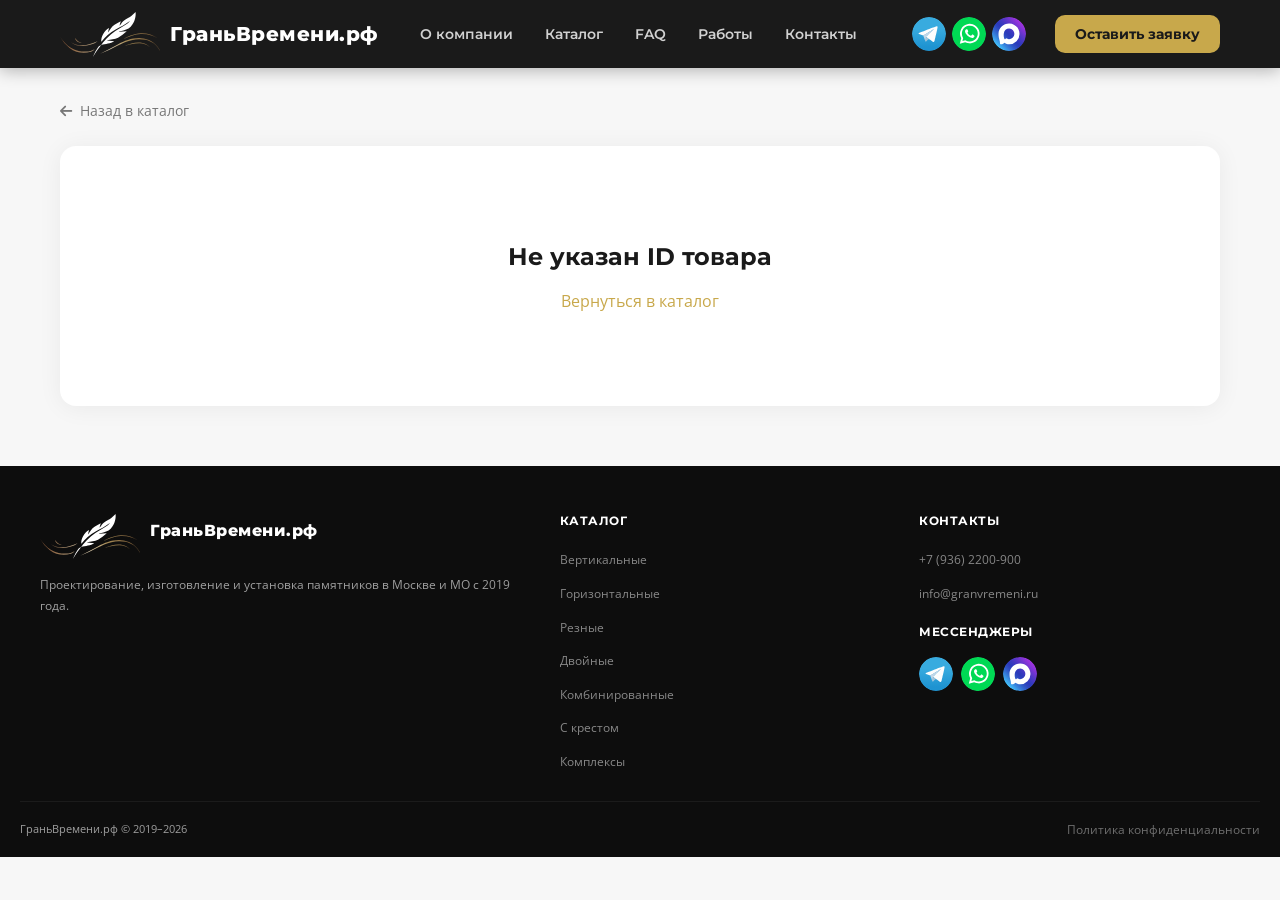
<file: product/index.html>
<!DOCTYPE html>
<html lang="ru">
<head>
    <meta charset="UTF-8">
    <meta name="viewport" content="width=device-width, initial-scale=1.0">
    <title>Карточка товара — ГраньВремени.рф</title>
    <meta name="description" content="Памятники из гранита и мрамора. Цена от производителя. Установка под ключ.">
    <link rel="preconnect" href="https://fonts.googleapis.com">
    <link rel="preconnect" href="https://fonts.gstatic.com" crossorigin>
    <link href="https://fonts.googleapis.com/css2?family=Montserrat:wght@400;500;600;700;800&family=Open+Sans:wght@400;600&display=swap" rel="stylesheet">
    <link rel="stylesheet" href="https://cdnjs.cloudflare.com/ajax/libs/font-awesome/6.5.0/css/all.min.css">
    <link rel="stylesheet" href="../css/style.css">
    <style>
        /* ===== ОБЩИЕ СТИЛИ ===== */
        :root {
            --gold: #C8A84B;
            --gold-light: #e0c26e;
            --gold-dark: #a8882e;
            --dark: #1a1a1a;
            --gray-bg: #f7f7f7;
            --border: #e5e5e5;
            --text: #333;
            --text-light: #777;
            --radius: 10px;
        }
        * { box-sizing: border-box; margin: 0; padding: 0; }
        body {
            font-family: 'Open Sans', sans-serif;
            background: var(--gray-bg);
            color: var(--text);
        }

        /* ===== СТРАНИЦА ===== */
        .product-page {
            max-width: 1200px;
            margin: 0 auto;
            padding: 30px 20px 60px;
        }

        .back-link {
            display: inline-flex; align-items: center; gap: 8px;
            color: var(--text-light); font-size: 14px; text-decoration: none;
            margin-bottom: 24px; transition: color .2s;
        }
        .back-link:hover { color: var(--gold); }

        /* ===== КАРТОЧКА ===== */
        .product-card {
            display: grid;
            grid-template-columns: 1fr 1fr;
            gap: 40px;
            background: #fff;
            border-radius: 16px;
            padding: 32px 36px;
            box-shadow: 0 2px 24px rgba(0,0,0,.06);
        }

        /* ===== ЛЕВАЯ КОЛОНКА: ФОТО ===== */
        .product-gallery {
            display: flex;
            flex-direction: column;
            gap: 12px;
        }
        .product-gallery .main-photo {
            background: #fff;
            border-radius: 12px;
            border: 1px solid var(--border);
            overflow: hidden;
            display: flex;
            align-items: flex-end;
            justify-content: center;
            aspect-ratio: 1 / 1.3;
            position: relative;
        }
        .product-gallery .main-photo img {
            width: 100%;
            height: 100%;
            object-fit: contain;
            object-position: center bottom;
            display: block;
            padding: 8px 8px 0 8px;
            transition: transform 0.3s ease;
        }
        .product-gallery .main-photo:hover img {
            transform: scale(1.02);
        }
        .product-gallery .main-photo .icon-placeholder {
            font-size: 120px;
            color: rgba(0,0,0,.06);
        }
        .product-gallery .badge {
            position: absolute;
            top: 14px;
            left: 14px;
            background: var(--gold);
            color: var(--dark);
            font-size: 11px;
            font-weight: 800;
            padding: 4px 16px;
            border-radius: 20px;
            text-transform: uppercase;
            letter-spacing: 0.4px;
        }

        /* Миниатюры */
        .product-gallery .thumbs {
            display: flex;
            gap: 8px;
            flex-wrap: wrap;
        }
        .product-gallery .thumbs .thumb {
            width: 70px;
            height: 70px;
            border: 1px solid var(--border);
            border-radius: 8px;
            background: #fafafa;
            display: flex;
            align-items: center;
            justify-content: center;
            font-size: 24px;
            color: var(--text-light);
            cursor: pointer;
            transition: border-color 0.2s;
            overflow: hidden;
        }
        .product-gallery .thumbs .thumb:hover {
            border-color: var(--gold);
        }
        .product-gallery .thumbs .thumb.active {
            border-color: var(--gold);
            background: #fffbf0;
        }
        .product-gallery .thumbs .thumb img {
            width: 100%;
            height: 100%;
            object-fit: cover;
        }

        /* ===== ПРАВАЯ КОЛОНКА: ИНФО ===== */
        .product-info {
            display: flex;
            flex-direction: column;
            gap: 14px;
        }
        .product-info .sku {
            font-size: 13px;
            color: var(--text-light);
        }
        .product-info .sku span {
            font-weight: 600;
            color: var(--dark);
        }
        .product-info h1 {
            font-size: 28px;
            font-weight: 800;
            font-family: 'Montserrat', sans-serif;
            color: var(--dark);
            line-height: 1.2;
        }

        /* Блок цены — с пометкой "от" */
        .product-info .price-block {
            background: var(--gray-bg);
            border-radius: 10px;
            padding: 14px 20px;
            display: flex;
            align-items: baseline;
            gap: 8px;
            flex-wrap: wrap;
        }
        .product-info .price-block .price-label {
            font-size: 14px;
            color: var(--text-light);
            font-weight: 500;
        }
        .product-info .price-block .price {
            font-size: 32px;
            font-weight: 800;
            font-family: 'Montserrat', sans-serif;
            color: var(--dark);
        }
        .product-info .price-block .price span {
            font-size: 18px;
            font-weight: 400;
            color: var(--text-light);
        }

        /* ===== ХАРАКТЕРИСТИКИ ===== */
        .product-info .specs {
            border: 1px solid var(--border);
            border-radius: 10px;
            overflow: hidden;
            margin: 2px 0;
        }
        .product-info .specs .spec-row {
            display: grid;
            grid-template-columns: 140px 1fr;
            padding: 10px 16px;
            border-bottom: 1px solid var(--border);
            font-size: 14px;
        }
        .product-info .specs .spec-row:last-child {
            border-bottom: none;
        }
        .product-info .specs .spec-row .label {
            color: var(--text-light);
            font-weight: 500;
        }
        .product-info .specs .spec-row .value {
            font-weight: 600;
            color: var(--dark);
            line-height: 1.6;
        }

        /* ===== БЛОК РАЗМЕРОВ С ВЫБОРОМ ===== */
        .sizes-block {
            margin: 2px 0 4px;
            width: 100%;
        }
        .sizes-block .sizes-label {
            font-size: 13px;
            font-weight: 600;
            color: var(--text-light);
            margin-bottom: 8px;
            display: flex;
            align-items: center;
            gap: 6px;
        }
        .sizes-block .sizes-label i {
            color: var(--gold);
        }

        .size-group {
            margin-bottom: 8px;
        }
        .size-group:last-child {
            margin-bottom: 0;
        }
        .size-group-title {
            font-size: 11px;
            font-weight: 700;
            color: var(--text-light);
            text-transform: uppercase;
            letter-spacing: 0.5px;
            margin-bottom: 4px;
            padding-left: 2px;
            display: flex;
            align-items: center;
            gap: 6px;
        }
        .size-group-title span {
            background: var(--gray-bg);
            padding: 1px 10px;
            border-radius: 10px;
            font-size: 9px;
            font-weight: 600;
            color: var(--text-light);
            letter-spacing: 0.3px;
        }

        .size-grid {
            display: grid;
            grid-template-columns: repeat(4, 1fr);
            gap: 5px;
        }
        .size-tag {
            display: flex;
            flex-direction: column;
            align-items: center;
            justify-content: center;
            padding: 5px 3px;
            background: #fff;
            border: 1.5px solid var(--border);
            border-radius: 8px;
            font-size: 12px;
            font-weight: 700;
            color: var(--dark);
            transition: all 0.2s ease;
            cursor: pointer;
            text-align: center;
            line-height: 1.2;
            min-height: 40px;
            font-family: 'Montserrat', sans-serif;
            position: relative;
        }
        .size-tag:hover {
            border-color: var(--gold);
            background: #fffbf0;
            transform: translateY(-2px);
            box-shadow: 0 4px 12px rgba(200,168,75,0.15);
        }
        .size-tag.active {
            border-color: var(--gold);
            background: var(--gold);
            color: var(--dark);
            box-shadow: 0 4px 12px rgba(200,168,75,0.25);
        }
        .size-tag.active .thickness {
            color: rgba(0,0,0,0.6);
        }
        .size-tag .thickness {
            font-size: 9px;
            font-weight: 400;
            color: var(--text-light);
            display: block;
            margin-top: 1px;
            font-family: 'Open Sans', sans-serif;
            transition: color 0.2s;
        }
        .size-tag .size-main {
            font-size: 13px;
        }

        @media (max-width: 600px) {
            .size-grid {
                grid-template-columns: repeat(3, 1fr);
                gap: 4px;
            }
            .size-tag {
                font-size: 11px;
                padding: 4px 2px;
                min-height: 34px;
            }
            .size-tag .size-main {
                font-size: 11px;
            }
            .size-tag .thickness {
                font-size: 8px;
            }
        }

        @media (max-width: 400px) {
            .size-grid {
                grid-template-columns: repeat(2, 1fr);
            }
        }

        /* ===== КАРУСЕЛЬ МАТЕРИАЛОВ С ВЫБОРОМ (без бейджа с ценой) ===== */
        .materials-carousel {
            margin: 4px 0 6px;
        }
        .materials-carousel .carousel-label {
            font-size: 13px;
            font-weight: 600;
            color: var(--text-light);
            margin-bottom: 8px;
            display: flex;
            align-items: center;
            gap: 6px;
        }
        .materials-carousel .carousel-label i {
            color: var(--gold);
        }

        .materials-carousel .carousel-wrap {
            position: relative;
            overflow: hidden;
            border-radius: 10px;
            border: 1px solid var(--border);
            background: #fafafa;
        }
        .materials-carousel .carousel-track {
            display: flex;
            transition: transform 0.4s ease;
            gap: 4px;
            padding: 4px;
        }
        .materials-carousel .material-slide {
            flex: 0 0 calc(25% - 6px);
            min-width: 80px;
            aspect-ratio: 1 / 1;
            border-radius: 8px;
            overflow: hidden;
            background: #fff;
            border: 1px solid var(--border);
            display: flex;
            flex-direction: column;
            align-items: center;
            justify-content: center;
            padding: 4px;
            cursor: pointer;
            transition: all 0.2s ease;
            position: relative;
        }
        .materials-carousel .material-slide:hover {
            border-color: var(--gold);
            transform: scale(1.02);
        }
        .materials-carousel .material-slide.active {
            border-color: var(--gold);
            box-shadow: 0 0 0 2px var(--gold), 0 4px 12px rgba(200,168,75,0.3);
        }
        .materials-carousel .material-slide img {
            width: 100%;
            height: 100%;
            object-fit: contain;
            display: block;
            padding: 4px;
        }
        .materials-carousel .material-slide .material-name {
            position: absolute;
            bottom: 4px;
            left: 4px;
            right: 4px;
            font-size: 9px;
            font-weight: 600;
            color: #fff;
            text-align: center;
            line-height: 1.2;
            background: rgba(0,0,0,0.6);
            padding: 2px 4px;
            border-radius: 4px;
            word-break: break-word;
            opacity: 0;
            transition: opacity 0.2s;
        }
        .materials-carousel .material-slide:hover .material-name {
            opacity: 1;
        }
        .materials-carousel .material-slide.active .material-name {
            opacity: 1;
        }

        /* Заглушка если нет фото */
        .materials-carousel .material-slide .material-fallback {
            display: flex;
            flex-direction: column;
            align-items: center;
            justify-content: center;
            width: 100%;
            height: 100%;
        }
        .materials-carousel .material-slide .material-fallback .material-color {
            width: 40px;
            height: 40px;
            border-radius: 50%;
            border: 1px solid var(--border);
            margin-bottom: 4px;
        }
        .materials-carousel .material-slide .material-fallback .material-icon {
            font-size: 24px;
            color: rgba(0,0,0,0.08);
        }
        .materials-carousel .material-slide .material-fallback .material-name-fallback {
            font-size: 9px;
            font-weight: 600;
            color: var(--text-light);
            text-align: center;
            margin-top: 2px;
        }

        .materials-carousel .carousel-arrow {
            position: absolute;
            top: 50%;
            transform: translateY(-50%);
            width: 28px;
            height: 28px;
            border-radius: 50%;
            border: none;
            background: rgba(0,0,0,0.5);
            color: #fff;
            cursor: pointer;
            display: flex;
            align-items: center;
            justify-content: center;
            font-size: 12px;
            transition: background 0.2s;
            z-index: 2;
        }
        .materials-carousel .carousel-arrow:hover {
            background: rgba(0,0,0,0.7);
        }
        .materials-carousel .carousel-arrow-left {
            left: 6px;
        }
        .materials-carousel .carousel-arrow-right {
            right: 6px;
        }

        .materials-carousel .carousel-dots {
            display: flex;
            justify-content: center;
            gap: 6px;
            margin-top: 8px;
        }
        .materials-carousel .carousel-dot {
            width: 8px;
            height: 8px;
            border-radius: 50%;
            border: none;
            background: var(--border);
            cursor: pointer;
            transition: background 0.2s;
            padding: 0;
        }
        .materials-carousel .carousel-dot.active {
            background: var(--gold);
        }

        /* Индикатор выбранного */
        .selected-display {
            background: var(--gray-bg);
            border-radius: 6px;
            padding: 6px 12px;
            font-size: 13px;
            color: var(--text-light);
            display: flex;
            align-items: center;
            gap: 8px;
            margin-top: 4px;
            flex-wrap: wrap;
        }
        .selected-display strong {
            color: var(--dark);
            font-weight: 700;
        }

        /* ===== ОПИСАНИЕ ===== */
        .product-info .description {
            font-size: 15px;
            line-height: 1.7;
            color: #555;
            padding: 2px 0;
        }

        /* Пометка о финальной цене */
        .product-info .price-note {
            background: #fff8e7;
            border-left: 4px solid var(--gold);
            border-radius: 6px;
            padding: 12px 16px;
            font-size: 13px;
            color: #555;
            line-height: 1.5;
        }
        .product-info .price-note i {
            color: var(--gold);
            margin-right: 8px;
        }

        /* Кнопки */
        .product-info .actions {
            display: flex;
            gap: 10px;
            flex-wrap: wrap;
            margin-top: 4px;
        }
        .btn-primary {
            flex: 1;
            min-width: 180px;
            background: var(--gold);
            border: none;
            color: var(--dark);
            font-weight: 800;
            font-size: 15px;
            font-family: 'Montserrat', sans-serif;
            padding: 14px 24px;
            border-radius: 10px;
            cursor: pointer;
            display: inline-flex;
            align-items: center;
            justify-content: center;
            gap: 8px;
            transition: background 0.2s, transform 0.15s;
            text-decoration: none;
        }
        .btn-primary:hover {
            background: var(--gold-light);
            transform: translateY(-1px);
        }
        .btn-messenger {
            display: inline-flex;
            align-items: center;
            justify-content: center;
            gap: 6px;
            padding: 14px 18px;
            border-radius: 10px;
            border: none;
            font-weight: 700;
            font-size: 13px;
            font-family: 'Montserrat', sans-serif;
            cursor: pointer;
            text-decoration: none;
            transition: opacity 0.2s, transform 0.15s;
            min-width: 60px;
        }
        .btn-messenger:hover {
            opacity: 0.88;
            transform: translateY(-1px);
        }
        .btn-messenger img {
            width: 20px;
            height: 20px;
            border-radius: 50%;
        }
        .btn-tg  { background: #0088cc; color: #fff; }
        .btn-wa  { background: #25d366; color: #fff; }
        .btn-max { background: linear-gradient(135deg, #2a3aba, #9333d6); color: #fff; }

        /* ===== ПОХОЖИЕ ТОВАРЫ ===== */
        .similar-section {
            margin-top: 48px;
        }
        .similar-section h2 {
            font-size: 22px;
            font-weight: 800;
            font-family: 'Montserrat', sans-serif;
            color: var(--dark);
            margin-bottom: 20px;
        }
        .similar-grid {
            display: grid;
            grid-template-columns: repeat(4, 1fr);
            gap: 20px;
        }
        .similar-item {
            background: #fff;
            border-radius: 12px;
            padding: 16px;
            border: 1px solid var(--border);
            text-align: center;
            transition: transform 0.2s, box-shadow 0.2s;
            cursor: pointer;
            text-decoration: none;
            color: inherit;
        }
        .similar-item:hover {
            transform: translateY(-4px);
            box-shadow: 0 6px 24px rgba(0,0,0,.08);
        }
        .similar-item .img {
            height: 160px;
            display: flex;
            align-items: flex-end;
            justify-content: center;
            font-size: 48px;
            color: rgba(0,0,0,.06);
            margin-bottom: 8px;
            overflow: hidden;
        }
        .similar-item .img img {
            height: 100%;
            width: 100%;
            object-fit: contain;
            object-position: center bottom;
        }
        .similar-item h4 {
            font-size: 14px;
            font-weight: 700;
            color: var(--dark);
            margin-bottom: 4px;
        }
        .similar-item .price {
            font-size: 16px;
            font-weight: 700;
            color: var(--dark);
        }
        .similar-item .price span {
            font-weight: 400;
            font-size: 13px;
            color: var(--text-light);
        }

        /* ===== МОДАЛКА ===== */
        .modal-overlay {
            display: none;
            position: fixed;
            inset: 0;
            background: rgba(0,0,0,.55);
            z-index: 1000;
            align-items: center;
            justify-content: center;
            padding: 20px;
        }
        .modal-overlay.open { display: flex; }
        .modal-box {
            background: #fff;
            border-radius: 18px;
            padding: 32px 28px;
            width: 100%;
            max-width: 460px;
            max-height: 90vh;
            overflow-y: auto;
            position: relative;
            box-shadow: 0 12px 60px rgba(0,0,0,.25);
            animation: modalIn 0.25s ease;
        }
        @keyframes modalIn {
            from { transform: translateY(20px); opacity: 0; }
            to { transform: none; opacity: 1; }
        }
        .modal-close {
            position: absolute;
            top: 16px;
            right: 16px;
            width: 32px;
            height: 32px;
            border: none;
            background: var(--gray-bg);
            border-radius: 50%;
            cursor: pointer;
            font-size: 16px;
            color: var(--text-light);
            display: flex;
            align-items: center;
            justify-content: center;
            transition: background 0.2s;
        }
        .modal-close:hover { background: var(--border); }
        .modal-box h3 {
            font-size: 20px;
            font-weight: 800;
            margin-bottom: 4px;
        }
        .modal-box > p {
            font-size: 13px;
            color: var(--text-light);
            margin-bottom: 18px;
        }

        .order-summary-table {
            background: var(--gray-bg);
            border-radius: 10px;
            padding: 12px 14px;
            margin-bottom: 18px;
            font-size: 13px;
        }
        .osl {
            display: flex;
            justify-content: space-between;
            padding: 3px 0;
        }
        .osl .k { color: var(--text-light); }
        .osl .v { font-weight: 600; text-align: right; max-width: 55%; }
        .osl.total-row {
            border-top: 1px solid var(--border);
            margin-top: 6px;
            padding-top: 8px;
        }
        .osl.total-row .k { font-weight: 800; color: var(--dark); }
        .osl.total-row .v { font-size: 16px; font-weight: 800; color: var(--gold-dark); }

        .form-group { margin-bottom: 14px; }
        .form-group label {
            display: block;
            font-size: 12px;
            font-weight: 700;
            text-transform: uppercase;
            letter-spacing: .5px;
            color: #555;
            margin-bottom: 4px;
        }
        .form-group input {
            width: 100%;
            padding: 11px 14px;
            border: 1.5px solid var(--border);
            border-radius: 8px;
            font-size: 15px;
            font-family: inherit;
            transition: border-color 0.2s;
        }
        .form-group input:focus {
            outline: none;
            border-color: var(--gold);
        }

        .opd-block {
            display: flex;
            align-items: flex-start;
            gap: 10px;
            margin: 12px 0;
            font-size: 12px;
            color: #666;
            line-height: 1.5;
        }
        .opd-block input {
            width: 16px;
            height: 16px;
            margin-top: 2px;
            flex-shrink: 0;
            accent-color: var(--gold);
            cursor: pointer;
        }
        .opd-block a {
            color: var(--gold);
            text-decoration: underline;
        }
        .opd-err {
            display: none;
            color: #d32f2f;
            font-size: 11px;
            font-weight: 700;
            margin-top: 4px;
        }

        .btn-submit {
            width: 100%;
            background: var(--gold);
            border: none;
            color: var(--dark);
            font-weight: 800;
            font-size: 15px;
            padding: 14px;
            border-radius: 10px;
            cursor: pointer;
            font-family: 'Montserrat', sans-serif;
            transition: background 0.2s;
        }
        .btn-submit:hover { background: var(--gold-light); }

        .modal-success {
            display: none;
            text-align: center;
            padding: 20px 0;
        }
        .modal-success i {
            font-size: 48px;
            color: #27ae60;
            margin-bottom: 12px;
            display: block;
        }
        .modal-success h4 { font-size: 18px; margin-bottom: 6px; }
        .modal-success p { font-size: 14px; color: var(--text-light); }

        /* ===== АДАПТИВ ===== */
        @media (max-width: 900px) {
            .product-card {
                grid-template-columns: 1fr;
                padding: 24px;
                gap: 24px;
            }
            .product-gallery .main-photo {
                aspect-ratio: 3/4;
                max-height: 480px;
            }
            .product-info h1 { font-size: 24px; }
            .product-info .price-block .price { font-size: 28px; }
            .similar-grid { grid-template-columns: repeat(2, 1fr); }
            .materials-carousel .material-slide {
                flex: 0 0 calc(33.33% - 6px);
            }
            .product-info .specs .spec-row {
                grid-template-columns: 120px 1fr;
            }
        }

        @media (max-width: 600px) {
            .product-page { padding: 16px 12px 40px; }
            .product-card { padding: 16px; border-radius: 12px; }
            .product-info h1 { font-size: 20px; }
            .product-info .price-block .price { font-size: 24px; }
            .product-info .specs .spec-row {
                grid-template-columns: 1fr;
                gap: 2px;
                padding: 8px 12px;
            }
            .product-info .specs .spec-row .label { font-size: 12px; }
            .product-info .specs .spec-row .value { font-size: 14px; }
            .btn-primary {
                min-width: 140px;
                font-size: 14px;
                padding: 12px 18px;
            }
            .btn-messenger {
                padding: 12px 14px;
                font-size: 12px;
            }
            .similar-grid {
                grid-template-columns: 1fr 1fr;
                gap: 12px;
            }
            .similar-item .img {
                height: 120px;
                font-size: 32px;
            }
            .similar-item h4 { font-size: 12px; }
            .similar-item .price { font-size: 14px; }
            .modal-box { padding: 24px 18px; }
            .materials-carousel .material-slide {
                flex: 0 0 calc(50% - 6px);
            }
        }

        @media (max-width: 400px) {
            .product-info .actions { flex-direction: column; }
            .btn-primary { width: 100%; min-width: 0; }
            .btn-messenger { flex: 1; }
            .similar-grid { grid-template-columns: 1fr; }
            .materials-carousel .material-slide {
                flex: 0 0 calc(50% - 6px);
            }
        }

        /* ===== ЗАГРУЗКА ===== */
        .loader {
            grid-column: 1 / -1;
            text-align: center;
            padding: 60px 20px;
        }
        .loader i {
            font-size: 32px;
            color: var(--gold);
        }
        .loader p {
            margin-top: 16px;
            color: var(--text-light);
        }
        .not-found {
            grid-column: 1 / -1;
            text-align: center;
            padding: 60px 20px;
        }
        .not-found h2 {
            font-family: 'Montserrat', sans-serif;
            color: var(--dark);
        }
        .not-found a {
            color: var(--gold);
            text-decoration: none;
        }
    </style>
</head>
<body>

<header id="site-header"></header>

<section class="product-page">
    <a href="../catalog/" class="back-link">
        <i class="fas fa-arrow-left"></i> Назад в каталог
    </a>

    <div id="productCard" class="product-card">
        <div class="loader">
            <i class="fas fa-spinner fa-spin"></i>
            <p>Загрузка товара...</p>
        </div>
    </div>

    <div class="similar-section" id="similarSection" style="display:none;">
        <h2>Похожие товары</h2>
        <div class="similar-grid" id="similarGrid"></div>
    </div>
</section>

<footer id="site-footer"></footer>

<!-- МОДАЛКА ЗАКАЗА -->
<div class="modal-overlay" id="orderOverlay" onclick="closeModalOutside(event)">
    <div class="modal-box">
        <button class="modal-close" onclick="closeOrderModal()"><i class="fas fa-times"></i></button>

        <div id="modalFormView">
            <h3><i class="fas fa-shopping-cart" style="color:var(--gold);margin-right:8px;"></i>Оформление заказа</h3>
            <p>Заполните данные — менеджер свяжется с вами в течение 15 минут</p>

            <div class="order-summary-table">
                <div class="osl"><span class="k">Товар</span><span class="v" id="ms-product">—</span></div>
                <div class="osl"><span class="k">Размер</span><span class="v" id="ms-size">—</span></div>
                <div class="osl"><span class="k">Материал</span><span class="v" id="ms-material">—</span></div>
                <div class="osl"><span class="k">Цена</span><span class="v" id="ms-price">—</span></div>
                <div class="osl total-row"><span class="k">Итого</span><span class="v" id="ms-total">—</span></div>
            </div>

            <div class="form-group">
                <label>Ваше имя *</label>
                <input type="text" id="modalName" placeholder="Иван Иванов">
            </div>
            <div class="form-group">
                <label>Номер телефона *</label>
                <input type="tel" id="modalPhone" placeholder="+7 (___) ___-__-__">
            </div>
            <div class="form-group">
                <label style="color:var(--dark);font-weight:700;font-size:13px;font-family:'Montserrat',sans-serif;">Кладбище</label>
                <input type="text" id="mcemetery" placeholder="Например, Хованское кладбище">
            </div>

            <div class="opd-block">
                <input type="checkbox" id="modalOpd">
                <label for="modalOpd">
                    Нажимая кнопку, я даю согласие на
                    <a href="../privacy-policy.html" target="_blank" rel="noopener">обработку персональных данных</a>
                    в соответствии с&nbsp;ФЗ&#8209;152.
                </label>
            </div>
            <div class="opd-err" id="modalOpdErr"><i class="fas fa-exclamation-circle"></i> Необходимо согласие для отправки</div>

            <button class="btn-submit" onclick="submitOrder()">
                <i class="fas fa-paper-plane"></i> Отправить заказ
            </button>
        </div>

        <div class="modal-success" id="modalSuccess">
            <i class="fas fa-check-circle"></i>
            <h4>Заявка отправлена!</h4>
            <p>Менеджер свяжется с вами в течение 15 минут</p>
        </div>
    </div>
</div>

<script src="../js/header.js"></script>
<script src="../js/main.js"></script>
<script src="../js/validation.js"></script>
<script>
(function() {
        'use strict';

        // ── Утилиты ──
        function esc(s) {
            return String(s || '').replace(/&/g, '&amp;').replace(/</g, '&lt;').replace(/>/g, '&gt;')
                .replace(/"/g, '&quot;').replace(/'/g, '&#39;');
        }

        function fmt(n) {
            return Number(n || 0).toLocaleString('ru-RU');
        }

        function el(id) {
            return document.getElementById(id);
        }

        function setText(id, txt) {
            var e = el(id);
            if (e) e.textContent = txt;
        }

        // ── Категории для хлебных крошек ──
        var CAT_NAMES = {
            vertical: 'Вертикальные',
            horizontal: 'Горизонтальные',
            carved: 'Резные',
            double: 'Двойные',
            marble: 'Мраморные',
            fence: 'Ограды',
            socle: 'Цоколи',
            combined: 'Комбинированные',
            complex: 'Комплексы',
            accessories: 'Аксессуары'
        };

        // ── Загрузка ──
        document.addEventListener('DOMContentLoaded', function() {
            var params = new URLSearchParams(window.location.search);
            var rawId = params.get('id');
            if (!rawId || !/^[\w\-]+$/.test(rawId)) {
                showNotFound('Не указан ID товара');
                return;
            }

            loadProducts(function(products) {
                var product = products.find(function(p) {
                    return String(p.id) === String(rawId) && !p.hidden;
                });
                if (!product) {
                    showNotFound('Товар не найден');
                    return;
                }
                document.title = product.name + ' — МосПамять.рф';
                renderProduct(product, products);
            });
        });

        function showNotFound(msg) {
            var card = el('productCard');
            if (card) {
                card.innerHTML =
                    '<div class="not-found">' +
                    '<h2>' + esc(msg) + '</h2>' +
                    '<p style="margin-top:12px;"><a href="../catalog/">Вернуться в каталог</a></p>' +
                    '</div>';
            }
            var sec = el('similarSection');
            if (sec) sec.style.display = 'none';
        }

        // ── ПОСТРОЕНИЕ ПУТИ К ФОТО ──
        function getPhotoUrl(product) {
            if (!product.photoURL) return null;

            if (product.photoURL.startsWith('http') || product.photoURL.startsWith('/')) {
                return product.photoURL;
            }

            if (product.photoURL.includes('products-img')) {
                return '../' + product.photoURL;
            }

            var path = product.photoURL;
            if (path.startsWith('img/products/')) {
                path = path.replace('img/products/', 'img/products-img/');
            }
            return '../' + path;
        }

        // ── ТРАНСЛИТЕРАЦИЯ ──
        function transliterate(text) {
            if (!text || typeof text !== 'string') return '';

            var map = {
                'а': 'a', 'б': 'b', 'в': 'v', 'г': 'g', 'д': 'd', 'е': 'e', 'ё': 'e',
                'ж': 'zh', 'з': 'z', 'и': 'i', 'й': 'y', 'к': 'k', 'л': 'l', 'м': 'm',
                'н': 'n', 'о': 'o', 'п': 'p', 'р': 'r', 'с': 's', 'т': 't', 'у': 'u',
                'ф': 'f', 'х': 'h', 'ц': 'ts', 'ч': 'ch', 'ш': 'sh', 'щ': 'sch',
                'ъ': '', 'ы': 'y', 'ь': '', 'э': 'e', 'ю': 'yu', 'я': 'ya',
                'А': 'A', 'Б': 'B', 'В': 'V', 'Г': 'G', 'Д': 'D', 'Е': 'E', 'Ё': 'E',
                'Ж': 'Zh', 'З': 'Z', 'И': 'I', 'Й': 'Y', 'К': 'K', 'Л': 'L', 'М': 'M',
                'Н': 'N', 'О': 'O', 'П': 'P', 'Р': 'R', 'С': 'S', 'Т': 'T', 'У': 'U',
                'Ф': 'F', 'Х': 'H', 'Ц': 'Ts', 'Ч': 'Ch', 'Ш': 'Sh', 'Щ': 'Sch',
                'Ъ': '', 'Ы': 'Y', 'Ь': '', 'Э': 'E', 'Ю': 'Yu', 'Я': 'Ya'
            };

            return text.split('').map(function(ch) {
                return map[ch] || ch;
            }).join('');
        }

        // ── ЦВЕТА ДЛЯ ЗАГЛУШКИ ──
        function getMaterialColor(name) {
            if (!name) return '#999999';
            var colors = {
                'гранит': '#4a4a4a',
                'гранит габбро': '#2d2d2d',
                'гранит красный': '#8b3a3a',
                'гранит серый': '#7a7a7a',
                'мрамор': '#e8e0d0',
                'мрамор белый': '#f5f0e8',
                'мрамор чёрный': '#2a2a2a',
                'гранит полированный': '#3a3a3a',
                'гранит шлифованный': '#555555',
                'металл': '#888888',
                'металл с покраской': '#6a6a6a',
                'кованый металл': '#4a3a2a',
                'гранит + металл': '#5a5a5a',
            };
            var lower = name.toLowerCase();
            for (var key in colors) {
                if (lower.includes(key)) {
                    return colors[key];
                }
            }
            return '#999999';
        }

        function getMaterialIcon(name) {
            if (!name) return 'fa-cube';
            var lower = name.toLowerCase();
            if (lower.includes('гранит') || lower.includes('мрамор')) {
                return 'fa-mountain';
            }
            if (lower.includes('металл') || lower.includes('ковка')) {
                return 'fa-cubes';
            }
            return 'fa-cube';
        }

        // ============================================================
        //  ВЫБОР РАЗМЕРА И МАТЕРИАЛА
        // ============================================================
        var selectedSize = null;
        var selectedMaterial = null;

        // ── ПОЛУЧИТЬ ВЫБРАННЫЕ ЗНАЧЕНИЯ ──
        function getSelectedSize() {
            return selectedSize || 'не выбран';
        }

        function getSelectedMaterial() {
            return selectedMaterial || 'не выбран';
        }

        // ── ОБНОВЛЕНИЕ ИНДИКАТОРА ВЫБРАННОГО ──
        function updateSelectedDisplay() {
            var displayEl = document.getElementById('selectedDisplay');
            if (displayEl) {
                var sizeText = selectedSize || 'не выбран';
                var materialText = selectedMaterial || 'не выбран';
                displayEl.innerHTML =
                    '<i class="fas fa-check-circle" style="color:var(--gold);"></i> ' +
                    'Размер: <strong>' + esc(sizeText) + '</strong> &nbsp;|&nbsp; ' +
                    'Материал: <strong>' + esc(materialText) + '</strong>';
            }
        }

        // ── ОБНОВЛЕНИЕ ССЫЛОК МЕССЕНДЖЕРОВ ──
        function updateMessengerLinks() {
            var product = window._currentProduct;
            if (!product) return;

            var size = getSelectedSize();
            var material = getSelectedMaterial();
            var productText = product.name || 'памятник';
            var priceText = product.price ? product.price.toLocaleString('ru-RU') + ' ₽' : '';
            var sizeText = size !== 'не выбран' ? ', размер ' + size : '';
            var materialText = material !== 'не выбран' ? ', материал ' + material : '';
            var fullText = 'Здравствуйте! Меня интересует ' + productText + sizeText + materialText + (priceText ? ' (' + priceText + ')' : '') + '. Хотел бы узнать подробнее.';
            var encodedText = encodeURIComponent(fullText);

            var tgLink = 'https://t.me/granvremenirf?text=' + encodedText;
            var waLink = 'https://wa.me/79362200900?text=' + encodedText;
            var maxLink = 'https://max.ru/u/f9LHodD0cOJ4fY0Yk90kATZwhCRAgNrlUY7v9LG-XOLpI5FXH233ff9Q-6A';

            var tgEl = document.querySelector('.btn-tg');
            var waEl = document.querySelector('.btn-wa');
            var maxEl = document.querySelector('.btn-max');

            if (tgEl) tgEl.href = tgLink;
            if (waEl) waEl.href = waLink;
            if (maxEl) maxEl.href = maxLink;
        }

        // ── ВЫБОР РАЗМЕРА ──
        window.selectSize = function(sizeLabel, element) {
            document.querySelectorAll('.size-tag').forEach(function(el) {
                el.classList.remove('active');
            });
            if (element) {
                element.classList.add('active');
            }
            selectedSize = sizeLabel;
            updateSelectedDisplay();
            updateMessengerLinks();
        };

        // ── ВЫБОР МАТЕРИАЛА ──
        window.selectMaterial = function(materialLabel, element) {
            document.querySelectorAll('.material-slide').forEach(function(el) {
                el.classList.remove('active');
            });
            if (element) {
                element.classList.add('active');
            }
            selectedMaterial = materialLabel;
            updateSelectedDisplay();
            updateMessengerLinks();
        };

        // ── ФУНКЦИЯ ДЛЯ РЕНДЕРИНГА РАЗМЕРОВ ──
        function renderSizesGrid(sizes) {
            if (!sizes || sizes.length === 0) return '';

            var sizeStrings = sizes.map(function(s) {
                return typeof s === 'string' ? s : s.label;
            });

            var parsed = sizeStrings.map(function(s) {
                var match = s.match(/(\d+)×(\d+)×(\d+)/);
                if (match) {
                    return {
                        full: s,
                        width: parseInt(match[1]),
                        height: parseInt(match[2]),
                        thickness: parseInt(match[3]),
                        display: match[1] + '×' + match[2]
                    };
                }
                return { full: s, width: 0, height: 0, thickness: 0, display: s };
            });

            var groups = {};
            parsed.forEach(function(item) {
                var key = item.thickness || 'other';
                if (!groups[key]) groups[key] = [];
                groups[key].push(item);
            });

            var sortedKeys = Object.keys(groups).filter(function(k) { return k !== 'other'; }).sort(function(a, b) { return parseInt(a) - parseInt(b); });
            if (groups['other']) sortedKeys.push('other');

            var html = '<div class="sizes-block">';
            html += '<div class="sizes-label"><i class="fas fa-arrows-alt"></i> Выберите размер</div>';

            sortedKeys.forEach(function(key) {
                var items = groups[key];
                if (key === 'other') {
                    html += '<div class="size-grid">' +
                        items.map(function(item) {
                            var safeFull = esc(item.full).replace(/'/g, "\\'");
                            return '<div class="size-tag" data-size="' + safeFull + '" onclick="selectSize(\'' + safeFull + '\', this)">' +
                                '<span class="size-main">' + esc(item.full) + '</span>' +
                                '</div>';
                        }).join('') +
                        '</div>';
                } else {
                    html += '<div class="size-group">';
                    html += '<div class="size-group-title">' + key + ' см <span>толщина</span></div>';
                    html += '<div class="size-grid">';
                    items.sort(function(a, b) { return a.width - b.width; });
                    items.forEach(function(item) {
                        var safeFull = esc(item.full).replace(/'/g, "\\'");
                        html += '<div class="size-tag" data-size="' + safeFull + '" onclick="selectSize(\'' + safeFull + '\', this)">' +
                            '<span class="size-main">' + esc(item.display) + '</span>' +
                            '<span class="thickness">' + key + ' см</span>' +
                            '</div>';
                    });
                    html += '</div>';
                    html += '</div>';
                }
            });

            html += '</div>';
            return html;
        }

        // ── РЕНДЕР КАРУСЕЛИ МАТЕРИАЛОВ ──
        function renderMaterialsCarousel(materials) {
            if (!materials || materials.length === 0) return '';

            var materialNames = materials.map(function(m) {
                return typeof m === 'string' ? m : m.label;
            });

            var slidesHtml = materialNames.map(function(name, index) {
                var fileName = transliterate(name).toLowerCase().replace(/\s+/g, '-') + '.jpg';
                var imgPath = '../img/products-img/materials/' + fileName;
                var color = getMaterialColor(name);
                var icon = getMaterialIcon(name);

                var safeName = esc(name).replace(/'/g, "\\'");

                return `
                    <div class="material-slide" data-material="${safeName}" onclick="selectMaterial('${safeName}', this)">
                        <img src="${imgPath}" alt="${esc(name)}" loading="lazy" 
                             onerror="this.style.display='none'; this.parentElement.querySelector('.material-fallback').style.display='flex'">
                        <div class="material-fallback" style="display:none;">
                            <div class="material-color" style="background-color: ${color};"></div>
                            <div class="material-icon"><i class="fas ${icon}"></i></div>
                            <div class="material-name-fallback">${esc(name)}</div>
                        </div>
                        <div class="material-name">${esc(name)}</div>
                    </div>
                `;
            }).join('');

            var arrowLeft = materialNames.length > 4 ?
                '<button class="carousel-arrow carousel-arrow-left" onclick="slideMaterials(\'left\')"><i class="fas fa-chevron-left"></i></button>' : '';
            var arrowRight = materialNames.length > 4 ?
                '<button class="carousel-arrow carousel-arrow-right" onclick="slideMaterials(\'right\')"><i class="fas fa-chevron-right"></i></button>' : '';

            return `
                <div class="materials-carousel" id="materialsCarousel">
                    <div class="carousel-label">
                        <i class="fas fa-cube"></i> Выберите материал (нажмите на фото)
                    </div>
                    <div class="carousel-wrap">
                        ${arrowLeft}
                        <div class="carousel-track" id="materialsTrack">
                            ${slidesHtml}
                        </div>
                        ${arrowRight}
                    </div>
                    <div class="carousel-dots" id="materialsDots"></div>
                </div>
            `;
        }

        // ── Рендер ──
        function renderProduct(product, allProducts) {
            var card = el('productCard');
            if (!card) return;

            window._currentProduct = product;
            selectedSize = null;
            selectedMaterial = null;

            // Фото
            var photoUrl = getPhotoUrl(product);
            var photoHtml = '';
            if (photoUrl) {
                photoHtml = '<img src="' + photoUrl + '" alt="' + esc(product.name) + '" loading="lazy" onerror="this.style.display=\'none\'; this.parentNode.querySelector(\'.icon-placeholder\').style.display=\'flex\'" />' +
                    '<div class="icon-placeholder" style="display:none;"><i class="fas fa-' + esc(product.imageIcon || 'mountain') + '"></i></div>';
            } else {
                var icon = product.imageIcon || 'mountain';
                photoHtml = '<div class="icon-placeholder"><i class="fas fa-' + esc(icon) + '"></i></div>';
            }

            var badgeHtml = product.badge ? '<span class="badge">' + esc(product.badge) + '</span>' : '';

            var thumbsHtml = '';
            if (photoUrl) {
                thumbsHtml += '<div class="thumb active"><img src="' + photoUrl + '" alt="Фото 1" /></div>';
            } else {
                thumbsHtml += '<div class="thumb active"><i class="fas fa-camera"></i></div>';
            }

            // ============================================================
            //  ХАРАКТЕРИСТИКИ
            // ============================================================
            var specRows = [];

            // Размеры
            if (product.sizes && product.sizes.length) {
                var sizesHtml = renderSizesGrid(product.sizes);
                specRows.push({ label: 'Размеры', value: sizesHtml });
            }

            // Состав
            if (product.components && product.components.length) {
                var compNames = product.components.map(function(cid) {
                    var comp = allProducts.find(function(p) { return p.id === cid; });
                    return comp ? comp.name : cid;
                }).join(', ');
                specRows.push({ label: 'Состав', value: compNames });
            }

            // Индикатор выбранного
            var selectedDisplayHtml = '<div class="selected-display" id="selectedDisplay">' +
                '<i class="fas fa-check-circle" style="color:var(--gold);"></i> ' +
                'Размер: <strong>не выбран</strong> &nbsp;|&nbsp; ' +
                'Материал: <strong>не выбран</strong>' +
                '</div>';

            var specsHtml = '';
            if (specRows.length) {
                specsHtml = '<div class="specs">' +
                    specRows.map(function(row) {
                        return '<div class="spec-row">' +
                            '<span class="label">' + esc(row.label) + '</span>' +
                            '<span class="value">' + row.value + '</span>' +
                            '</div>';
                    }).join('') +
                    '</div>';
            }

            // ── КАРУСЕЛЬ МАТЕРИАЛОВ ──
            var materialsCarouselHtml = '';
            if (product.materials && product.materials.length) {
                materialsCarouselHtml = renderMaterialsCarousel(product.materials);
            }

            // Базовые ссылки на мессенджеры (обновятся при выборе)
            var tgLink = 'https://t.me/granvremenirf?text=Здравствуйте!%20Меня%20интересует%20' + encodeURIComponent(product.name);
            var waLink = 'https://wa.me/79362200900?text=Здравствуйте!%20Меня%20интересует%20' + encodeURIComponent(product.name);
            var maxLink = 'https://max.ru/u/f9LHodD0cOJ4fY0Yk90kATZwhCRAgNrlUY7v9LG-XOLpI5FXH233ff9Q-6A';

            card.innerHTML =
                '<div class="product-gallery">' +
                '<div class="main-photo">' +
                photoHtml +
                badgeHtml +
                '</div>' +
                '<div class="thumbs">' +
                thumbsHtml +
                '</div>' +
                '</div>' +

                '<div class="product-info">' +
                '<div class="sku">Артикул: <span>' + esc(product.sku || 'SD-' + product.id) + '</span></div>' +
                '<h1>' + esc(product.name) + '</h1>' +

                '<div class="price-block">' +
                '<span class="price-label">от</span>' +
                '<span class="price">' + fmt(product.price) + ' <span>₽</span></span>' +
                '</div>' +

                specsHtml +

                selectedDisplayHtml +

                materialsCarouselHtml +

                '<div class="description">' + esc(product.description || '') + '</div>' +

                '<div class="price-note">' +
                '<i class="fas fa-info-circle"></i> ' +
                'Окончательная стоимость памятника или всего комплекса будет определена после осмотра места установки и всех замеров.' +
                '</div>' +

                '<div class="actions">' +
                '<button class="btn-primary" onclick="openOrderModal()">' +
                '<i class="fas fa-shopping-cart"></i> Заказать' +
                '</button>' +
                '<a href="' + tgLink + '" target="_blank" rel="noopener" class="btn-messenger btn-tg" title="Telegram">' +
                '<i class="fab fa-telegram-plane"></i> TG' +
                '</a>' +
                '<a href="' + waLink + '" target="_blank" rel="noopener" class="btn-messenger btn-wa" title="WhatsApp">' +
                '<i class="fab fa-whatsapp"></i> WA' +
                '</a>' +
                '<a href="' + maxLink + '" target="_blank" rel="noopener" class="btn-messenger btn-max" title="Max">' +
                '<i class="fas fa-comment"></i> Max' +
                '</a>' +
                '</div>' +
                '</div>';

            // Обновляем ссылки после рендера
            setTimeout(function() {
                updateMessengerLinks();
            }, 50);

            renderSimilar(product, allProducts);

            setTimeout(function() {
                initMaterialsCarousel();
            }, 50);
        }

        // ── ИНИЦИАЛИЗАЦИЯ КАРУСЕЛИ ──
        var materialsCurrentSlide = 0;
        var materialsItemsPerView = 4;

        function initMaterialsCarousel() {
            var track = document.getElementById('materialsTrack');
            var dotsContainer = document.getElementById('materialsDots');
            if (!track || !dotsContainer) return;

            var items = track.querySelectorAll('.material-slide');
            var totalItems = items.length;
            if (totalItems === 0) return;

            updateMaterialsItemsPerView();

            var dotsCount = Math.ceil(totalItems / materialsItemsPerView);
            dotsContainer.innerHTML = '';
            for (var i = 0; i < dotsCount; i++) {
                var dot = document.createElement('button');
                dot.className = 'carousel-dot' + (i === 0 ? ' active' : '');
                dot.dataset.index = i;
                dot.onclick = function() {
                    goToMaterialsSlide(parseInt(this.dataset.index));
                };
                dotsContainer.appendChild(dot);
            }

            materialsCurrentSlide = 0;
            updateMaterialsSlide();
        }

        function updateMaterialsItemsPerView() {
            var width = window.innerWidth;
            if (width <= 600) materialsItemsPerView = 2;
            else if (width <= 900) materialsItemsPerView = 3;
            else materialsItemsPerView = 4;
        }

        function updateMaterialsSlide() {
            var track = document.getElementById('materialsTrack');
            var dotsContainer = document.getElementById('materialsDots');
            if (!track) return;

            var items = track.querySelectorAll('.material-slide');
            var totalItems = items.length;
            if (totalItems === 0) return;

            var maxSlide = Math.ceil(totalItems / materialsItemsPerView) - 1;
            if (materialsCurrentSlide > maxSlide) materialsCurrentSlide = maxSlide;
            if (materialsCurrentSlide < 0) materialsCurrentSlide = 0;

            var slideWidth = 100 / materialsItemsPerView;
            var gap = 4;
            var trackWidth = track.parentElement.offsetWidth;
            var offset = -materialsCurrentSlide * (materialsItemsPerView * (slideWidth + (gap / trackWidth * 100)));
            track.style.transform = 'translateX(' + offset + '%)';

            if (dotsContainer) {
                var dots = dotsContainer.querySelectorAll('.carousel-dot');
                dots.forEach(function(dot, i) {
                    dot.classList.toggle('active', i === materialsCurrentSlide);
                });
            }
        }

        window.slideMaterials = function(direction) {
            var track = document.getElementById('materialsTrack');
            if (!track) return;

            var items = track.querySelectorAll('.material-slide');
            var totalItems = items.length;
            if (totalItems === 0) return;

            var maxSlide = Math.ceil(totalItems / materialsItemsPerView) - 1;

            if (direction === 'left') {
                materialsCurrentSlide = materialsCurrentSlide > 0 ? materialsCurrentSlide - 1 : maxSlide;
            } else {
                materialsCurrentSlide = materialsCurrentSlide < maxSlide ? materialsCurrentSlide + 1 : 0;
            }
            updateMaterialsSlide();
        };

        window.goToMaterialsSlide = function(index) {
            materialsCurrentSlide = index;
            updateMaterialsSlide();
        };

        var materialsResizeTimeout;
        window.addEventListener('resize', function() {
            clearTimeout(materialsResizeTimeout);
            materialsResizeTimeout = setTimeout(function() {
                updateMaterialsItemsPerView();
                updateMaterialsSlide();
            }, 200);
        });

        // ── Похожие товары ──
        function renderSimilar(product, allProducts) {
            var section = el('similarSection');
            var grid = el('similarGrid');
            if (!section || !grid) return;

            if (!product.category || allProducts.length < 2) {
                section.style.display = 'none';
                return;
            }

            var similar = allProducts.filter(function(p) {
                return p.category === product.category && p.id !== product.id && !p.hidden;
            });

            if (similar.length < 4) {
                var popular = allProducts.filter(function(p) {
                    return p.id !== product.id && !p.hidden && !similar.includes(p);
                });
                popular.sort(function(a, b) {
                    return (b.popular ? 1 : 0) - (a.popular ? 1 : 0);
                });
                var needed = 4 - similar.length;
                similar = similar.concat(popular.slice(0, needed));
            }

            similar = similar.slice(0, 4);

            if (similar.length === 0) {
                section.style.display = 'none';
                return;
            }

            section.style.display = 'block';
            grid.innerHTML = similar.map(function(p) {
                var imgHtml = '';
                var photoUrl = getPhotoUrl(p);
                if (photoUrl) {
                    imgHtml = '<img src="' + photoUrl + '" alt="' + esc(p.name) + '" loading="lazy" />';
                } else {
                    var icon = p.imageIcon || 'mountain';
                    imgHtml = '<i class="fas fa-' + esc(icon) + '"></i>';
                }
                return '<a href="../product/?id=' + p.id + '" class="similar-item">' +
                    '<div class="img">' + imgHtml + '</div>' +
                    '<h4>' + esc(p.name) + '</h4>' +
                    '<div class="price">' + fmt(p.price) + ' <span>₽</span></div>' +
                    '</a>';
            }).join('');
        }

        // ── МОДАЛКА ЗАКАЗА ──
        window.openOrderModal = function() {
            var product = window._currentProduct;
            if (!product) return;

            var size = getSelectedSize();
            var material = getSelectedMaterial();

            setText('ms-product', product.name);
            setText('ms-size', size);
            setText('ms-material', material);
            setText('ms-price', fmt(product.price) + ' ₽');
            setText('ms-total', fmt(product.price) + ' ₽');

            el('modalName').value = '';
            el('modalPhone').value = '';
            el('modalOpd').checked = false;
            el('modalOpdErr').style.display = 'none';
            el('modalFormView').style.display = 'block';
            el('modalSuccess').style.display = 'none';

            el('orderOverlay').classList.add('open');
            document.body.style.overflow = 'hidden';
        };

        window.closeOrderModal = function() {
            el('orderOverlay').classList.remove('open');
            document.body.style.overflow = '';
        };

        window.closeModalOutside = function(e) {
            if (e.target === el('orderOverlay')) closeOrderModal();
        };

        window.submitOrder = function() {
            var name = (el('modalName')?.value || '').trim();
            var phone = (el('modalPhone')?.value || '').trim();
            var cemetery = (el('modalCemetery')?.value || '').trim() || 'Не указано';
            var opd = el('modalOpd');
            var product = window._currentProduct;
            var size = getSelectedSize();
            var material = getSelectedMaterial();

            var ok = true;
            if (typeof validateForm === 'function') {
                ok = validateForm('modalName', 'modalPhone', null);
            } else {
                if (!name) ok = false;
                if (!phone || phone.replace(/\D/g, '').length < 11) ok = false;
            }

            if (!opd || !opd.checked) {
                el('modalOpdErr').style.display = 'block';
                ok = false;
            } else {
                el('modalOpdErr').style.display = 'none';
            }
            if (!ok) return;

            var msg = 'Заказ с сайта (карточка товара):\n\n' +
                'Товар: ' + (product ? product.name : '—') + '\n' +
                'Размер: ' + size + '\n' +
                'Материал: ' + material + '\n' +
                'Цена: ' + (product ? fmt(product.price) + ' ₽' : '—') + '\n\n' +
                'Клиент: ' + name + '\n' +
                'Телефон: ' + phone;
                'Кладбище: ' + cemetery;

            fetch('https://formspree.io/f/mwvdpbap', {
                method: 'POST',
                headers: { 'Content-Type': 'application/json', 'Accept': 'application/json' },
                body: JSON.stringify({
                    name: name,
                    phone: phone,
                    interest: product ? product.name + ' (' + size + ', ' + material + ')' : 'Товар с сайта',
                    comment: msg,
                    source: 'Карточка товара'
                })
            })
            .then(function(r) {
                if (!r.ok) throw new Error('HTTP ' + r.status);
                return r.json();
            })
            .then(function() {
                el('modalFormView').style.display = 'none';
                el('modalSuccess').style.display = 'block';
                setTimeout(closeOrderModal, 4000);
            })
            .catch(function() {
                alert('Ошибка отправки. Позвоните нам: +7 (936) 220-09-00');
            });
        };

    })();
</script>
</body>
</html>
</file>
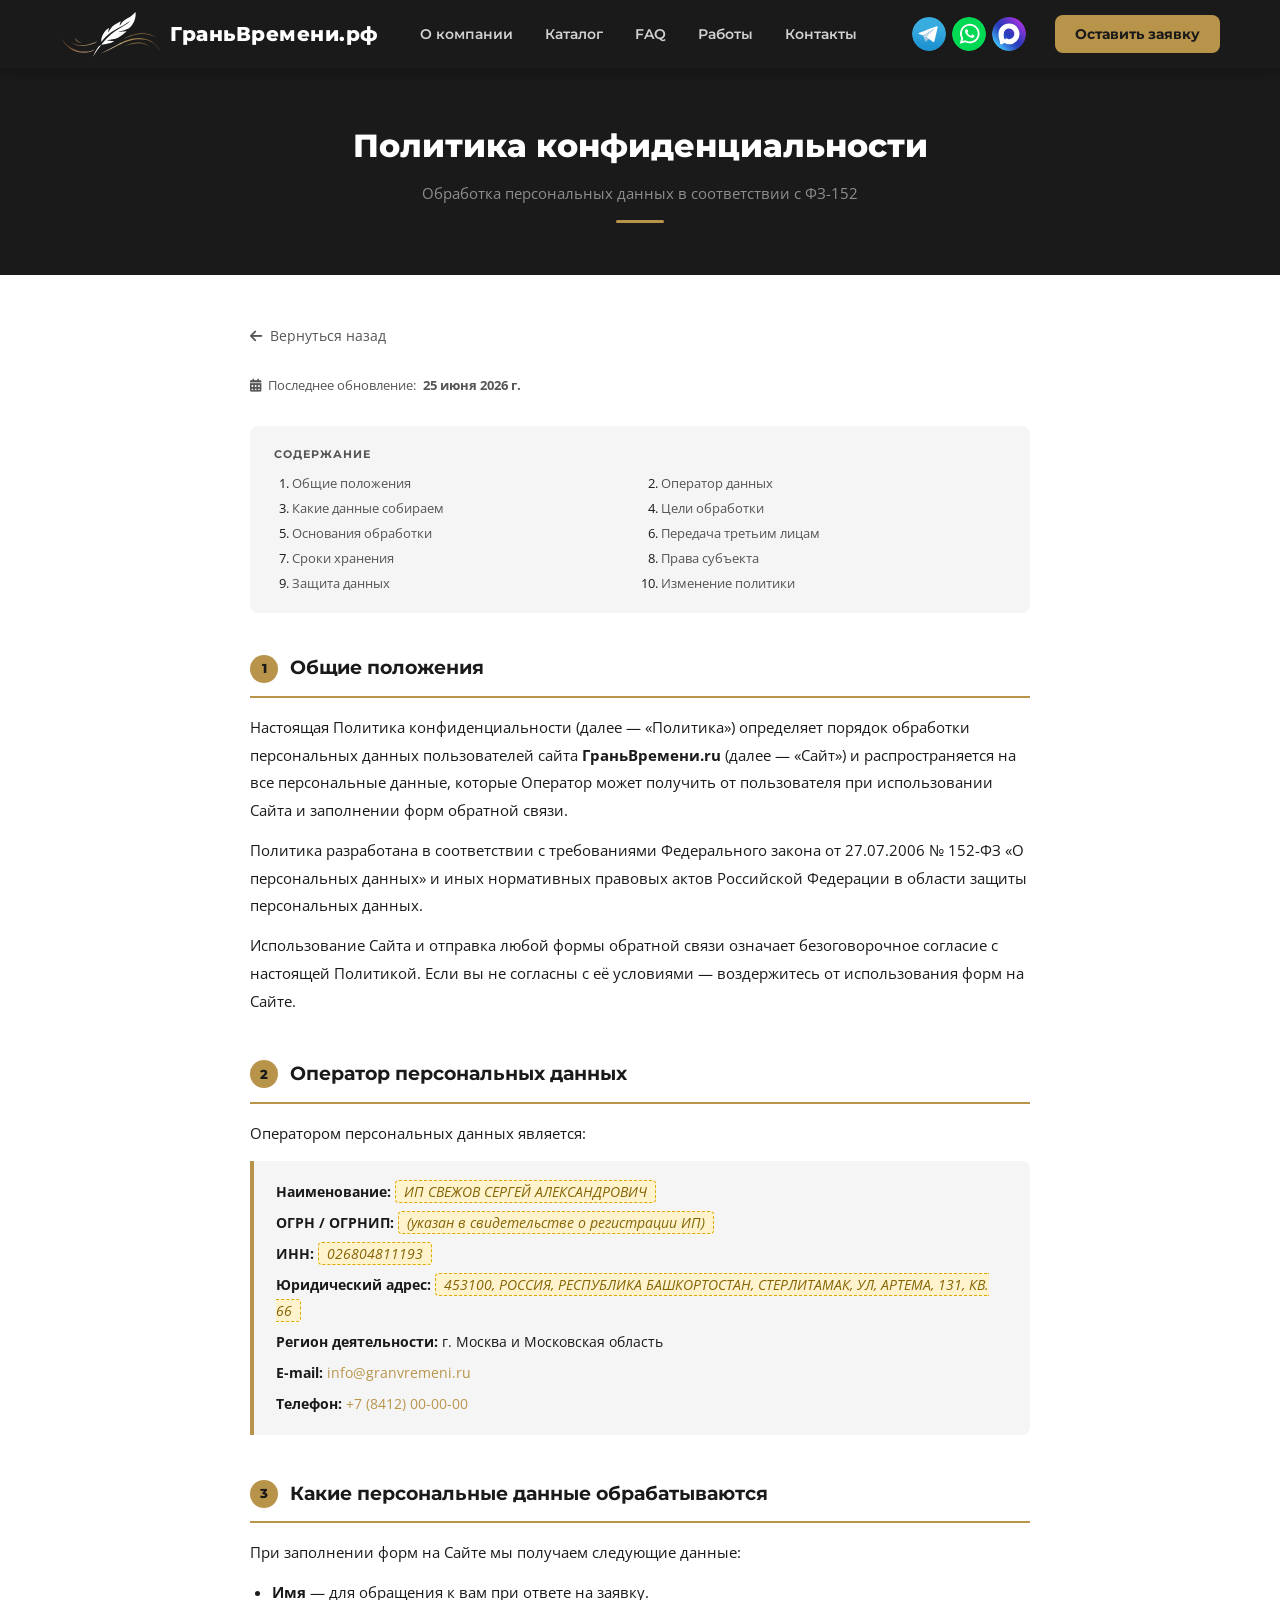
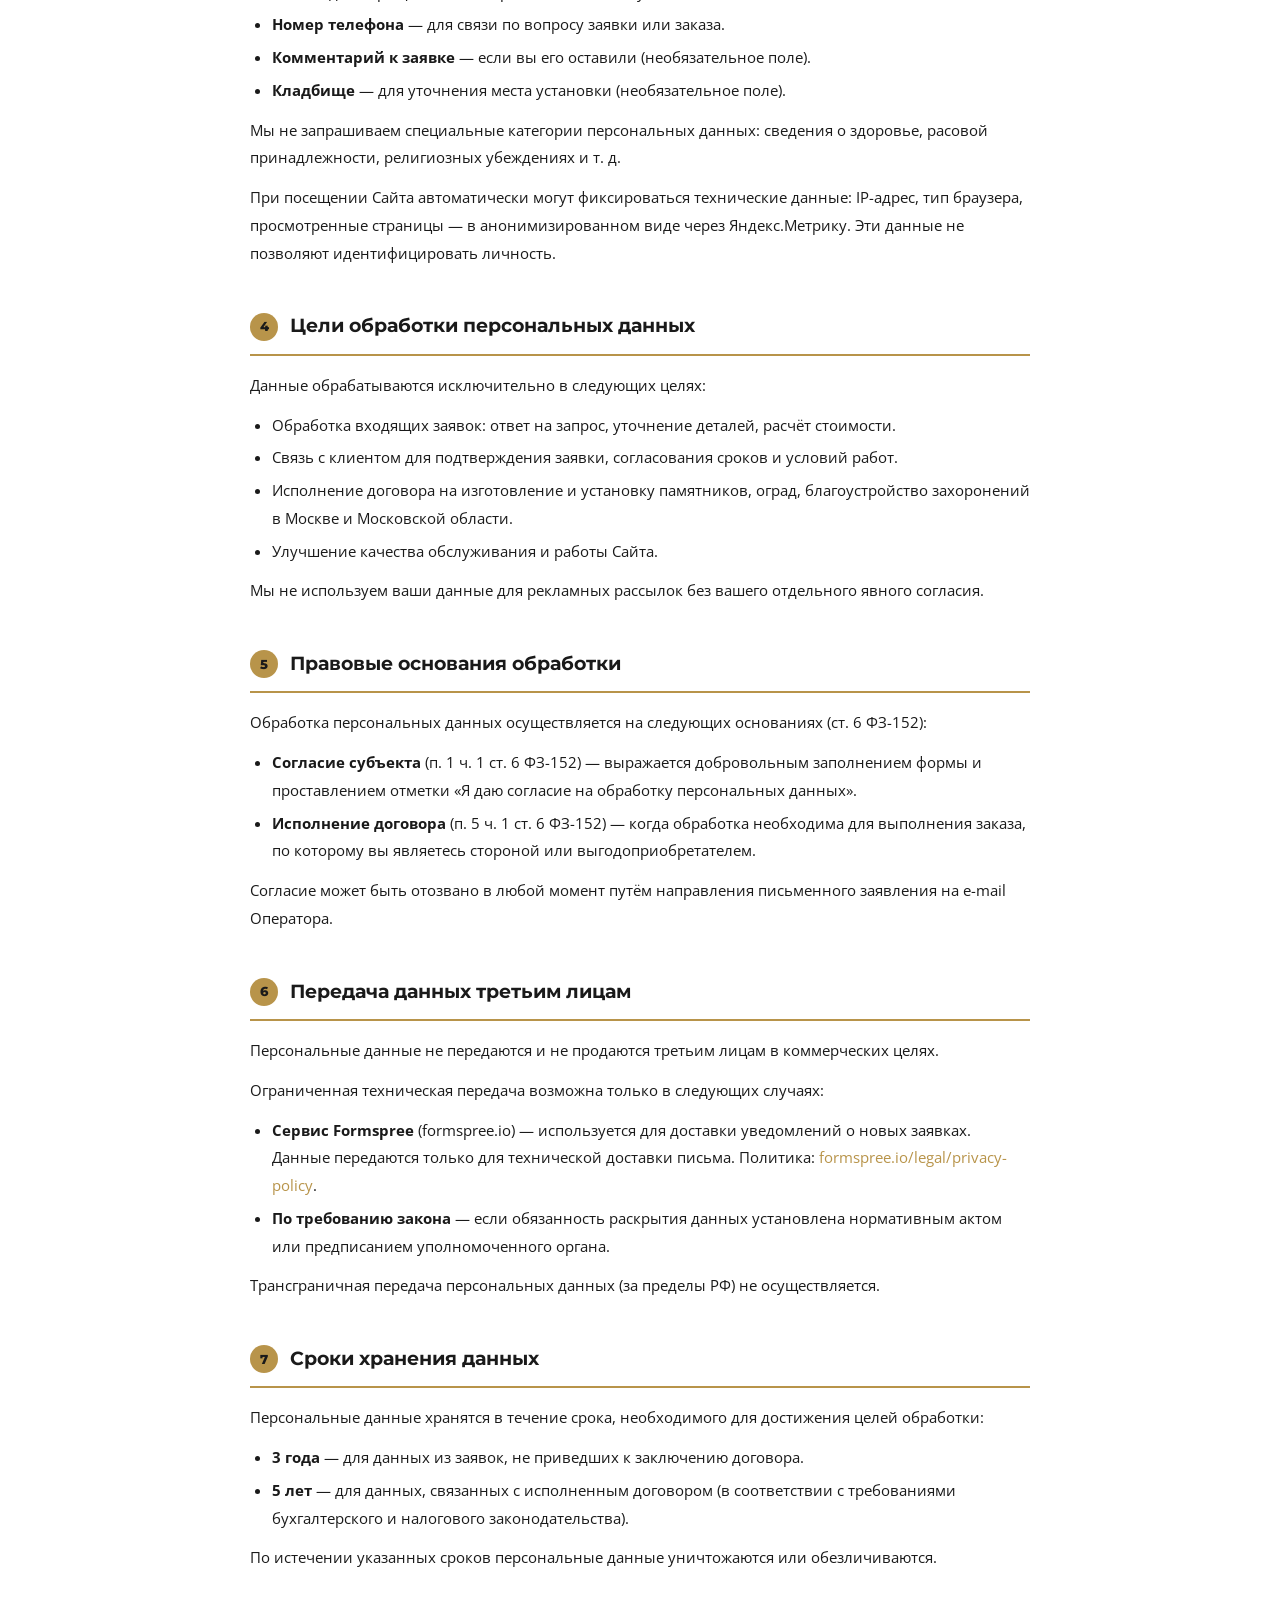
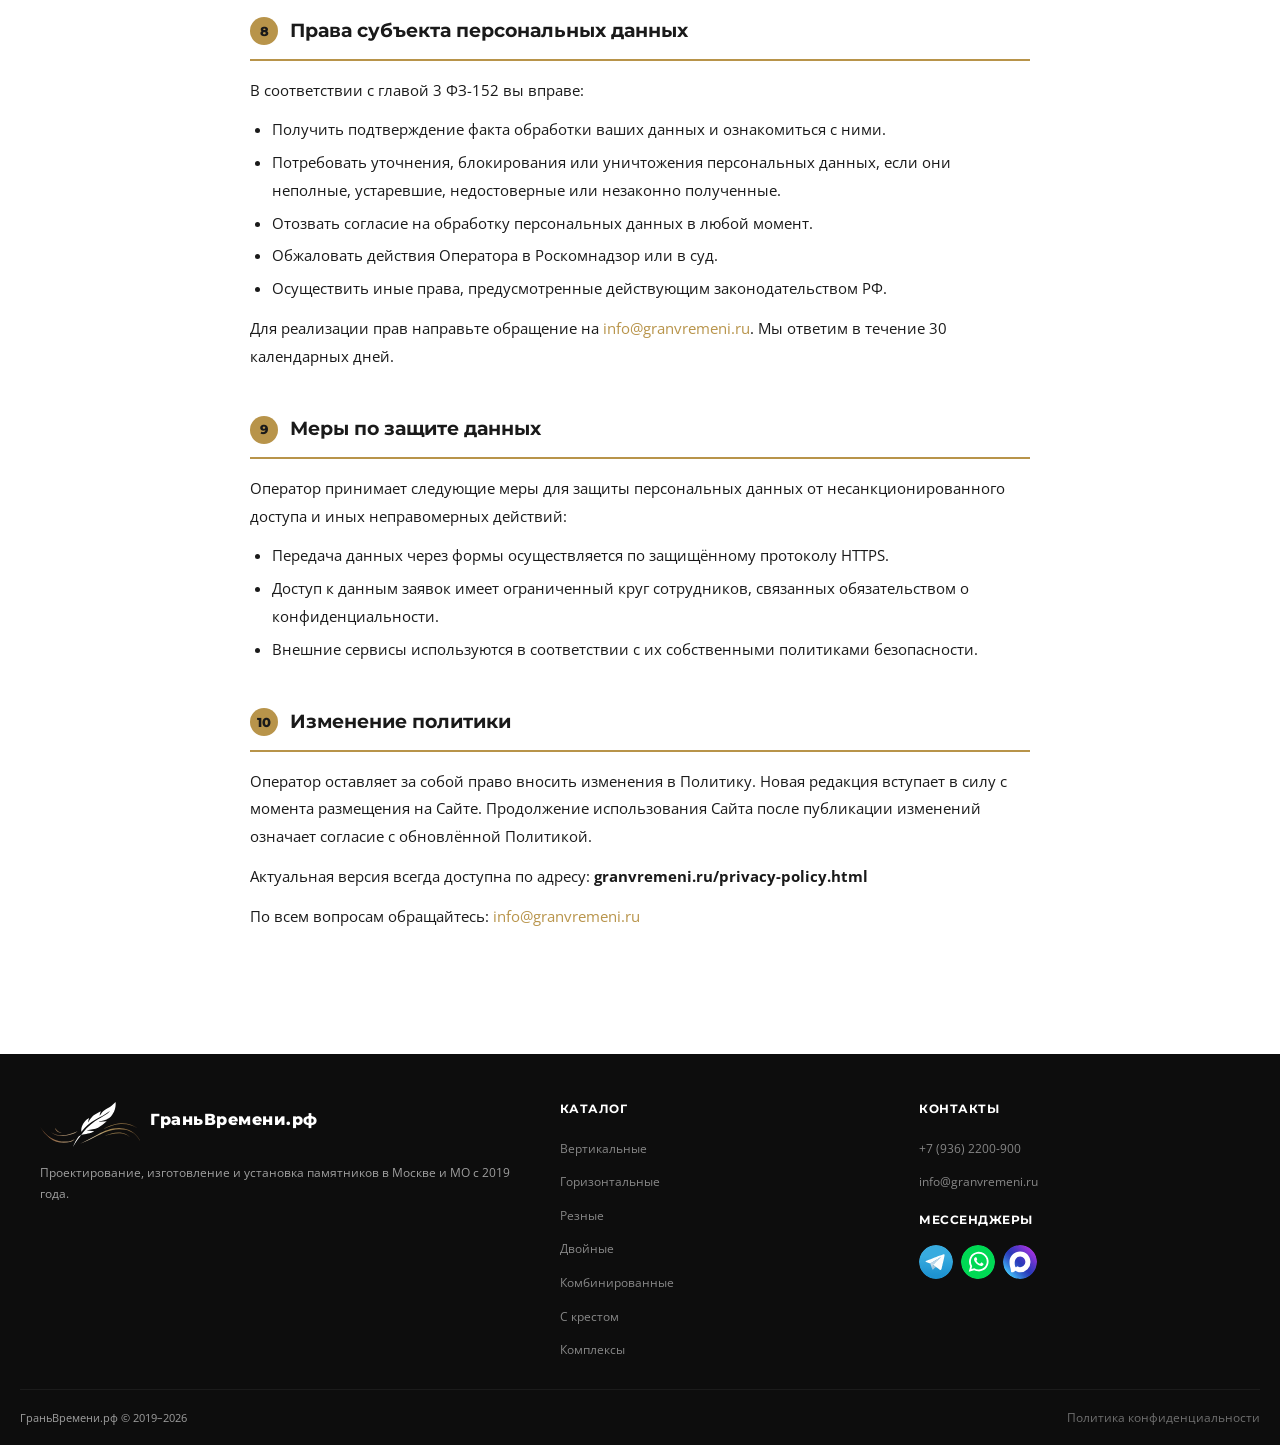
<file: privacy-policy.html>
<!DOCTYPE html>
<html lang="ru">
<head>
    <meta charset="UTF-8">
    <meta name="viewport" content="width=device-width, initial-scale=1.0">
    <title>Политика конфиденциальности — Сон Души</title>
    <meta name="description" content="Политика обработки персональных данных Сон Души в соответствии с ФЗ-152.">
    <meta name="robots" content="noindex, follow">
    <link rel="preconnect" href="https://fonts.googleapis.com">
    <link rel="preconnect" href="https://fonts.gstatic.com" crossorigin>
    <link href="https://fonts.googleapis.com/css2?family=Montserrat:wght@400;600;700;800&family=Open+Sans:wght@400;600&display=swap" rel="stylesheet">
    <link rel="stylesheet" href="https://cdnjs.cloudflare.com/ajax/libs/font-awesome/6.5.0/css/all.min.css">
    <link rel="stylesheet" href="css/style.css">
    <style>
        .policy-hero {
            background: var(--dark);
            padding: 52px 20px 44px;
            text-align: center;
        }
        .policy-hero h1 {
            font-size: 32px;
            font-weight: 800;
            color: #fff;
            margin-bottom: 10px;
        }
        .policy-hero p { font-size: 15px; color: rgba(255,255,255,0.5); }
        .policy-hero .gold-line {
            display: inline-block;
            width: 48px; height: 3px;
            background: var(--gold);
            border-radius: 2px;
            margin: 14px auto 0;
        }
        .policy-wrap {
            max-width: 820px;
            margin: 0 auto;
            padding: 48px 20px 80px;
        }
        .policy-nav {
            background: var(--gray-bg);
            border-radius: var(--radius);
            padding: 20px 24px;
            margin-bottom: 40px;
        }
        .policy-nav .nav-label {
            font-size: 11px;
            font-weight: 700;
            text-transform: uppercase;
            letter-spacing: 1px;
            color: var(--text-light);
            margin-bottom: 10px;
            font-family: 'Montserrat', sans-serif;
        }
        .policy-nav ol {
            margin: 0;
            padding-left: 18px;
            display: grid;
            grid-template-columns: 1fr 1fr;
            gap: 4px 24px;
        }
        .policy-nav li { font-size: 13px; }
        .policy-nav a { color: var(--text-light); transition: color .2s; }
        .policy-nav a:hover { color: var(--gold); }

        .policy-section {
            margin-bottom: 44px;
            scroll-margin-top: 90px;
        }
        .policy-section h2 {
            font-size: 19px;
            font-weight: 700;
            color: var(--dark);
            margin-bottom: 16px;
            padding-bottom: 12px;
            border-bottom: 2px solid var(--gold);
            display: flex;
            align-items: center;
            gap: 12px;
        }
        .num {
            display: inline-flex;
            align-items: center;
            justify-content: center;
            width: 28px; height: 28px;
            background: var(--gold);
            color: var(--dark);
            border-radius: 50%;
            font-size: 13px;
            font-weight: 800;
            flex-shrink: 0;
        }
        .policy-section p {
            font-size: 15px;
            color: var(--text);
            line-height: 1.85;
            margin-bottom: 12px;
        }
        .policy-section p:last-child { margin-bottom: 0; }
        .policy-section ul, .policy-section ol {
            padding-left: 22px;
            margin-bottom: 12px;
        }
        .policy-section li {
            font-size: 15px;
            color: var(--text);
            line-height: 1.85;
            margin-bottom: 5px;
        }
        .requisites-box {
            background: var(--gray-bg);
            border-left: 4px solid var(--gold);
            border-radius: 0 var(--radius) var(--radius) 0;
            padding: 18px 22px;
            margin-top: 14px;
        }
        .requisites-box p { font-size: 14px; margin-bottom: 5px; }
        .placeholder {
            background: #fff3cd;
            border: 1px dashed #e0a800;
            border-radius: 4px;
            padding: 1px 8px;
            font-style: italic;
            color: #856404;
            font-size: 14px;
        }
        .policy-updated {
            font-size: 13px;
            color: var(--text-light);
            margin-bottom: 30px;
            display: flex;
            align-items: center;
            gap: 7px;
        }
        .back-btn {
            display: inline-flex;
            align-items: center;
            gap: 8px;
            color: var(--text-light);
            font-size: 14px;
            text-decoration: none;
            margin-bottom: 28px;
            transition: color .2s;
        }
        .back-btn:hover { color: var(--gold); }
        .gold-link { color: var(--gold) !important; }

        @media (max-width: 600px) {
            .policy-hero h1 { font-size: 24px; }
            .policy-nav ol { grid-template-columns: 1fr; }
            .policy-section h2 { font-size: 16px; }
            .policy-section p, .policy-section li { font-size: 14px; }
        }
    </style>
</head>
<body>

<header id="site-header"></header>

<div class="policy-hero">
    <h1>Политика конфиденциальности</h1>
    <p>Обработка персональных данных в соответствии с ФЗ-152</p>
    <div class="gold-line"></div>
</div>

<div class="policy-wrap">

    <a href="javascript:history.back()" class="back-btn">
        <i class="fas fa-arrow-left"></i> Вернуться назад
    </a>

    <div class="policy-updated">
        <i class="fas fa-calendar-alt"></i>
        Последнее обновление: <strong>25 июня 2026 г.</strong>
    </div>

    <div class="policy-nav">
        <div class="nav-label">Содержание</div>
        <ol>
            <li><a href="#s1">Общие положения</a></li>
            <li><a href="#s2">Оператор данных</a></li>
            <li><a href="#s3">Какие данные собираем</a></li>
            <li><a href="#s4">Цели обработки</a></li>
            <li><a href="#s5">Основания обработки</a></li>
            <li><a href="#s6">Передача третьим лицам</a></li>
            <li><a href="#s7">Сроки хранения</a></li>
            <li><a href="#s8">Права субъекта</a></li>
            <li><a href="#s9">Защита данных</a></li>
            <li><a href="#s10">Изменение политики</a></li>
        </ol>
    </div>

    <div class="policy-section" id="s1">
        <h2><span class="num">1</span> Общие положения</h2>
        <p>Настоящая Политика конфиденциальности (далее — «Политика») определяет порядок обработки персональных данных пользователей сайта <strong>ГраньВремени.ru</strong> (далее — «Сайт») и распространяется на все персональные данные, которые Оператор может получить от пользователя при использовании Сайта и заполнении форм обратной связи.</p>
        <p>Политика разработана в соответствии с требованиями Федерального закона от 27.07.2006 № 152-ФЗ «О персональных данных» и иных нормативных правовых актов Российской Федерации в области защиты персональных данных.</p>
        <p>Использование Сайта и отправка любой формы обратной связи означает безоговорочное согласие с настоящей Политикой. Если вы не согласны с её условиями — воздержитесь от использования форм на Сайте.</p>
    </div>

    <div class="policy-section" id="s2">
        <h2><span class="num">2</span> Оператор персональных данных</h2>
        <p>Оператором персональных данных является:</p>
        <div class="requisites-box">
            <p><strong>Наименование:</strong> <span class="placeholder">ИП СВЕЖОВ СЕРГЕЙ АЛЕКСАНДРОВИЧ</span></p>
            <p><strong>ОГРН / ОГРНИП:</strong> <span class="placeholder">(указан в свидетельстве о регистрации ИП)</span></p>
            <p><strong>ИНН:</strong> <span class="placeholder">026804811193</span></p>
            <p><strong>Юридический адрес:</strong> <span class="placeholder">453100, РОССИЯ, РЕСПУБЛИКА БАШКОРТОСТАН, СТЕРЛИТАМАК, УЛ, АРТЕМА, 131, КВ. 66</span></p>
            <p><strong>Регион деятельности:</strong> г. Москва и Московская область</p>
            <p><strong>E-mail:</strong> <a href="mailto:info@granvremeni.ru" class="gold-link">info@granvremeni.ru</a></p>
            <p><strong>Телефон:</strong> <a href="tel:+78412000000" class="gold-link">+7 (8412) 00-00-00</a></p>
        </div>
    </div>

    <div class="policy-section" id="s3">
        <h2><span class="num">3</span> Какие персональные данные обрабатываются</h2>
        <p>При заполнении форм на Сайте мы получаем следующие данные:</p>
        <ul>
            <li><strong>Имя</strong> — для обращения к вам при ответе на заявку.</li>
            <li><strong>Номер телефона</strong> — для связи по вопросу заявки или заказа.</li>
            <li><strong>Комментарий к заявке</strong> — если вы его оставили (необязательное поле).</li>
            <li><strong>Кладбище</strong> — для уточнения места установки (необязательное поле).</li>
        </ul>
        <p>Мы не запрашиваем специальные категории персональных данных: сведения о здоровье, расовой принадлежности, религиозных убеждениях и т. д.</p>
        <p>При посещении Сайта автоматически могут фиксироваться технические данные: IP-адрес, тип браузера, просмотренные страницы — в анонимизированном виде через Яндекс.Метрику. Эти данные не позволяют идентифицировать личность.</p>
    </div>

    <div class="policy-section" id="s4">
        <h2><span class="num">4</span> Цели обработки персональных данных</h2>
        <p>Данные обрабатываются исключительно в следующих целях:</p>
        <ul>
            <li>Обработка входящих заявок: ответ на запрос, уточнение деталей, расчёт стоимости.</li>
            <li>Связь с клиентом для подтверждения заявки, согласования сроков и условий работ.</li>
            <li>Исполнение договора на изготовление и установку памятников, оград, благоустройство захоронений в Москве и Московской области.</li>
            <li>Улучшение качества обслуживания и работы Сайта.</li>
        </ul>
        <p>Мы не используем ваши данные для рекламных рассылок без вашего отдельного явного согласия.</p>
    </div>

    <div class="policy-section" id="s5">
        <h2><span class="num">5</span> Правовые основания обработки</h2>
        <p>Обработка персональных данных осуществляется на следующих основаниях (ст. 6 ФЗ-152):</p>
        <ul>
            <li><strong>Согласие субъекта</strong> (п. 1 ч. 1 ст. 6 ФЗ-152) — выражается добровольным заполнением формы и проставлением отметки «Я даю согласие на обработку персональных данных».</li>
            <li><strong>Исполнение договора</strong> (п. 5 ч. 1 ст. 6 ФЗ-152) — когда обработка необходима для выполнения заказа, по которому вы являетесь стороной или выгодоприобретателем.</li>
        </ul>
        <p>Согласие может быть отозвано в любой момент путём направления письменного заявления на e-mail Оператора.</p>
    </div>

    <div class="policy-section" id="s6">
        <h2><span class="num">6</span> Передача данных третьим лицам</h2>
        <p>Персональные данные не передаются и не продаются третьим лицам в коммерческих целях.</p>
        <p>Ограниченная техническая передача возможна только в следующих случаях:</p>
        <ul>
            <li><strong>Сервис Formspree</strong> (formspree.io) — используется для доставки уведомлений о новых заявках. Данные передаются только для технической доставки письма. Политика: <a href="https://formspree.io/legal/privacy-policy" target="_blank" class="gold-link">formspree.io/legal/privacy-policy</a>.</li>
            <li><strong>По требованию закона</strong> — если обязанность раскрытия данных установлена нормативным актом или предписанием уполномоченного органа.</li>
        </ul>
        <p>Трансграничная передача персональных данных (за пределы РФ) не осуществляется.</p>
    </div>

    <div class="policy-section" id="s7">
        <h2><span class="num">7</span> Сроки хранения данных</h2>
        <p>Персональные данные хранятся в течение срока, необходимого для достижения целей обработки:</p>
        <ul>
            <li><strong>3 года</strong> — для данных из заявок, не приведших к заключению договора.</li>
            <li><strong>5 лет</strong> — для данных, связанных с исполненным договором (в соответствии с требованиями бухгалтерского и налогового законодательства).</li>
        </ul>
        <p>По истечении указанных сроков персональные данные уничтожаются или обезличиваются.</p>
    </div>

    <div class="policy-section" id="s8">
        <h2><span class="num">8</span> Права субъекта персональных данных</h2>
        <p>В соответствии с главой 3 ФЗ-152 вы вправе:</p>
        <ul>
            <li>Получить подтверждение факта обработки ваших данных и ознакомиться с ними.</li>
            <li>Потребовать уточнения, блокирования или уничтожения персональных данных, если они неполные, устаревшие, недостоверные или незаконно полученные.</li>
            <li>Отозвать согласие на обработку персональных данных в любой момент.</li>
            <li>Обжаловать действия Оператора в Роскомнадзор или в суд.</li>
            <li>Осуществить иные права, предусмотренные действующим законодательством РФ.</li>
        </ul>
        <p>Для реализации прав направьте обращение на <a href="mailto:info@granvremeni.ru" class="gold-link">info@granvremeni.ru</a>. Мы ответим в течение 30 календарных дней.</p>
    </div>

    <div class="policy-section" id="s9">
        <h2><span class="num">9</span> Меры по защите данных</h2>
        <p>Оператор принимает следующие меры для защиты персональных данных от несанкционированного доступа и иных неправомерных действий:</p>
        <ul>
            <li>Передача данных через формы осуществляется по защищённому протоколу HTTPS.</li>
            <li>Доступ к данным заявок имеет ограниченный круг сотрудников, связанных обязательством о конфиденциальности.</li>
            <li>Внешние сервисы используются в соответствии с их собственными политиками безопасности.</li>
        </ul>
    </div>

    <div class="policy-section" id="s10">
        <h2><span class="num">10</span> Изменение политики</h2>
        <p>Оператор оставляет за собой право вносить изменения в Политику. Новая редакция вступает в силу с момента размещения на Сайте. Продолжение использования Сайта после публикации изменений означает согласие с обновлённой Политикой.</p>
        <p>Актуальная версия всегда доступна по адресу: <strong>granvremeni.ru/privacy-policy.html</strong></p>
        <p>По всем вопросам обращайтесь: <a href="mailto:info@granvremeni.ru" class="gold-link">info@granvremeni.ru</a></p>
    </div>

</div>

<footer id="site-footer"></footer>

<script src="js/main.js"></script>
<script src="js/header.js"></script>
<script src="js/logo-patch.js"></script>
</body>
</html>
</file>
<file: css/style.css>
:root {
    --dark: #1a1a1a;
    --dark-light: #2d2d2d;
    --burgundy: #6b1d2a;
    --burgundy-light: #8c2a3a;
    --gold: #b8944a;
    --gold-light: #d4ae5e;
    --gray-bg: #f5f5f5;
    --text: #1a1a1a;
    --text-light: #555;
    --white: #ffffff;
    --border: #d0d0d0;
    --radius: 8px;
    --error: #d32f2f;
    --header-height: 70px;
    --topbar-height: 40px;
}

* { margin: 0; padding: 0; box-sizing: border-box; }
html { scroll-behavior: smooth; }
body {
    font-family: 'Open Sans', sans-serif;
    color: var(--text);
    background: var(--white);
    line-height: 1.6;
    min-width: 320px;
    overflow-x: hidden;
}
h1, h2, h3, h4 { font-family: 'Montserrat', sans-serif; }
a { text-decoration: none; color: inherit; }
.container { max-width: 1200px; margin: 0 auto; padding: 0 clamp(12px, 3vw, 20px); }

.topbar {
    background: var(--dark);
    color: rgba(255,255,255,0.6);
    font-size: clamp(11px, 0.8vw, 13px);
    padding: clamp(4px, 0.5vh, 8px) 0;
    overflow: hidden;
}
.topbar .container {
    display: flex;
    justify-content: space-between;
    align-items: center;
    gap: clamp(8px, 2vw, 16px);
    flex-wrap: wrap;
}
.topbar-right .phone {
    opacity: 1;
    padding-right: 15px;
    font-weight: 700;
    font-size: 15px;
    color: #fff;
}
.topbar-right .phone:hover {
    color: var(--gold-light);
}
.topbar-contacts { display: flex; gap: clamp(12px, 2vw, 24px); align-items: center; flex-wrap: wrap; }
.topbar-contacts a { color: rgba(255,255,255,0.8); transition: color .2s; }
.topbar-contacts a:hover { color: var(--gold-light); }
.topbar-contacts .phone { font-weight: 700; font-size: clamp(13px, 0.9vw, 15px); color: #fff; }
.topbar-right { font-size: clamp(10px, 0.7vw, 12px); opacity: .6; }

header {
    background: var(--dark);
    position: sticky;
    top: 0;
    z-index: 100;
    box-shadow: 0 2px 16px rgba(0,0,0,0.3);
}
.header-inner {
    display: flex;
    align-items: center;
    justify-content: space-between;
    padding: clamp(8px, 1vh, 14px) clamp(12px, 2vw, 20px);
    max-width: 1200px;
    margin: 0 auto;
    gap: clamp(8px, 1.5vw, 16px);
    flex-wrap: nowrap;
    min-height: clamp(50px, 7vh, 70px);
}
.logo {
    display: flex;
    align-items: center;
    gap: clamp(6px, 1vw, 10px);
    color: #fff;
    font-family: 'Montserrat', sans-serif;
    flex-shrink: 1;
    min-width: 0;
}
.logo-icon {
    width: clamp(60px, 8vw, 90px);
    height: clamp(30px, 4vw, 45px);
    display: flex;
    align-items: center;
    justify-content: center;
    flex-shrink: 0;
    overflow: hidden;
}
.logo-icon img {
    width: 100%;
    height: 100%;
    object-fit: contain;
    display: block;
}
.logo-name { 
    font-size: clamp(14px, 1.2vw, 18px); 
    font-weight: 800; 
    letter-spacing: .3px; 
    white-space: nowrap;
}
.logo-sub { font-size: clamp(9px, 0.6vw, 11px); opacity: .7; font-weight: 400; }

/* ===== НАВИГАЦИЯ ===== */
.desktop-nav {
    display: flex;
    align-items: center;
    gap: clamp(2px, 0.3vw, 4px);
    flex-wrap: nowrap;
}
.desktop-nav .nav-link {
    color: rgba(255,255,255,0.8);
    font-size: clamp(12px, 0.9vw, 14px);
    font-weight: 600;
    padding: clamp(4px, 0.5vh, 8px) clamp(8px, 0.8vw, 14px);
    border-radius: 4px;
    transition: background .2s, color .2s;
    white-space: nowrap;
    font-family: 'Montserrat', sans-serif;
    text-decoration: none;
}
.desktop-nav .nav-link:hover {
    background: rgba(255,255,255,0.08);
    color: #fff;
}
.desktop-nav .nav-link.active {
    color: var(--gold-light);
}

.social-icons {
    display: flex;
    align-items: center;
    gap: clamp(3px, 0.4vw, 6px);
    margin-left: clamp(4px, 0.5vw, 12px);
    flex-shrink: 0;
}
.social-icon {
    display: inline-flex;
    align-items: center;
    justify-content: center;
    width: clamp(26px, 2.2vw, 34px);
    height: clamp(26px, 2.2vw, 34px);
    border-radius: 50%;
    overflow: hidden;
    transition: transform .2s, opacity .2s;
    background: rgba(255,255,255,0.06);
}
.social-icon:hover {
    background: var(--gold);
    transform: scale(1.08);
}
.social-icon img {
    width: 100%;
    height: 100%;
    object-fit: contain;
    display: block;
}

.header-cta {
    background: var(--gold);
    color: var(--dark);
    font-weight: 700;
    font-size: clamp(12px, 0.9vw, 14px);
    padding: clamp(6px, 0.6vh, 10px) clamp(12px, 1.2vw, 20px);
    border-radius: var(--radius);
    white-space: nowrap;
    transition: background .2s;
    font-family: 'Montserrat', sans-serif;
    border: none;
    cursor: pointer;
    flex-shrink: 0;
}
.header-cta:hover { background: var(--gold-light); }

.burger {
    display: none;
    background: none;
    border: none;
    cursor: pointer;
    flex-direction: column;
    gap: 5px;
    padding: 4px;
}
.burger span { display: block; width: 24px; height: 2px; background: #fff; border-radius: 2px; transition: .3s; }


@media (max-width: 1150px) {
    .header-cta {
        display: none !important;
    }
    .social-icons {
        gap: 3px;
    }
    .social-icon {
        width: 28px;
        height: 28px;
    }
    .desktop-nav .nav-link {
        font-size: 12px;
        padding: 4px 8px;
    }
}

@media (max-width: 900px) {
    .topbar .container {
        justify-content: center;
        text-align: center;
    }
    .topbar-right {
        display: none;
    }
    .topbar-contacts {
        justify-content: center;
    }
}

@media (max-width: 768px) {
    .header-inner {
        display: grid;
        grid-template-columns: 1fr auto 1fr;
        align-items: center;
        padding: clamp(6px, 1vh, 10px) clamp(10px, 2vw, 16px);
        min-height: clamp(44px, 6vh, 56px);
    }
    .logo {
        grid-column: 2;
        justify-self: center;
        gap: clamp(4px, 0.8vw, 8px);
    }
    .logo-icon {
        width: clamp(40px, 10vw, 60px);
        height: clamp(20px, 5vw, 30px);
    }
    .logo-name {
        font-size: clamp(12px, 2.5vw, 16px);
    }
    .logo-sub {
        display: none;
    }
    .desktop-nav {
        display: none !important;
    }
    .social-icons {
        display: none !important;
    }
    .header-cta {
        display: none !important;
    }
    .burger {
        grid-column: 3;
        justify-self: end;
        display: flex;
    }
}

/* ===== HERO ===== */
.hero {
    background: linear-gradient(135deg, var(--dark) 0%, #2a2a2a 50%, #1a1a1a 100%);
    color: #fff;
    padding: clamp(40px, 8vh, 90px) clamp(12px, 3vw, 20px);
    position: relative;
    overflow: hidden;
}
.hero::before {
    content: '';
    position: absolute;
    inset: 0;
    background: url('data:image/svg+xml,<svg xmlns="http://www.w3.org/2000/svg" width="60" height="60"><rect x="0" y="0" width="1" height="60" fill="rgba(255,255,255,0.03)"/><rect x="0" y="0" width="60" height="1" fill="rgba(255,255,255,0.03)"/></svg>');
    pointer-events: none;
}
.hero-inner {
    max-width: 1200px;
    margin: 0 auto;
    display: grid;
    grid-template-columns: 1fr 1fr;
    gap: clamp(30px, 5vw, 60px);
    align-items: center;
}
.hero-label {
    display: inline-block;
    background: rgba(184,148,74,0.15);
    border: 1px solid var(--gold);
    color: var(--gold-light);
    font-size: clamp(10px, 0.8vw, 12px);
    font-weight: 700;
    letter-spacing: 2px;
    text-transform: uppercase;
    padding: clamp(4px, 0.4vh, 6px) clamp(10px, 1vw, 14px);
    border-radius: 20px;
    margin-bottom: clamp(12px, 2vh, 20px);
    font-family: 'Montserrat', sans-serif;
}
.hero h1 {
    font-size: clamp(24px, 4vw, 46px);
    font-weight: 800;
    line-height: 1.15;
    margin-bottom: clamp(12px, 2vh, 20px);
    letter-spacing: -.5px;
}
.hero h1 span { color: var(--gold-light); }
.hero-desc {
    font-size: clamp(14px, 1.1vw, 16px);
    color: rgba(255,255,255,0.7);
    margin-bottom: clamp(20px, 3vh, 36px);
    max-width: 480px;
    line-height: 1.7;
}
.hero-buttons { display: flex; gap: clamp(10px, 1.5vw, 14px); flex-wrap: wrap; }
.btn-primary {
    background: var(--gold);
    color: var(--dark);
    font-weight: 700;
    font-size: clamp(13px, 1vw, 15px);
    padding: clamp(10px, 1.2vh, 14px) clamp(18px, 2.5vw, 28px);
    border-radius: var(--radius);
    transition: background .2s, transform .15s;
    font-family: 'Montserrat', sans-serif;
    border: none;
    cursor: pointer;
    display: inline-block;
    text-align: center;
}
.btn-primary:hover { background: var(--gold-light); transform: translateY(-1px); }
.btn-outline {
    border: 2px solid rgba(255,255,255,0.3);
    color: #fff;
    font-weight: 600;
    font-size: clamp(13px, 1vw, 15px);
    padding: clamp(8px, 1vh, 12px) clamp(16px, 2vw, 26px);
    border-radius: var(--radius);
    transition: border-color .2s, background .2s;
    font-family: 'Montserrat', sans-serif;
    background: transparent;
    cursor: pointer;
    display: inline-block;
    text-align: center;
}
.btn-outline:hover { border-color: #fff; background: rgba(255,255,255,0.06); }

.hero-visual {
    position: relative;
    display: flex;
    justify-content: center;
    align-items: center;
}
.hero-card {
    background: rgba(255,255,255,0.06);
    border: 1px solid rgba(255,255,255,0.12);
    border-radius: 16px;
    padding: clamp(20px, 3vw, 32px);
    backdrop-filter: blur(4px);
    width: 100%;
    max-width: 360px;
}
.hero-card h3 {
    font-size: clamp(14px, 1.1vw, 16px);
    font-weight: 700;
    color: var(--gold-light);
    margin-bottom: clamp(12px, 2vh, 20px);
    text-transform: uppercase;
    letter-spacing: 1px;
}
.hero-stats {
    display: grid;
    grid-template-columns: 1fr 1fr;
    gap: clamp(10px, 1.5vw, 16px);
    margin-bottom: clamp(16px, 2vh, 24px);
}
.hero-stat { text-align: center; }
.hero-stat-num {
    font-size: clamp(24px, 3vw, 36px);
    font-weight: 800;
    color: var(--gold-light);
    line-height: 1;
    font-family: 'Montserrat', sans-serif;
}
.hero-stat-label {
    font-size: clamp(10px, 0.7vw, 12px);
    color: rgba(255,255,255,0.6);
    margin-top: 4px;
}
.hero-phone-big {
    display: flex;
    align-items: center;
    gap: 10px;
    background: var(--gold);
    color: var(--dark);
    border-radius: var(--radius);
    padding: clamp(8px, 0.8vh, 12px) clamp(12px, 1.5vw, 18px);
    font-weight: 700;
    font-size: clamp(14px, 1.1vw, 17px);
    font-family: 'Montserrat', sans-serif;
    justify-content: center;
    transition: background .2s;
    cursor: pointer;
    border: none;
}
.hero-phone-big:hover { background: var(--gold-light); }

@media (max-width: 900px) {
    .hero-inner {
        grid-template-columns: 1fr;
        gap: 30px;
    }
    .hero-visual { order: -1; }
    .hero-card { max-width: 100%; }
    .hero-desc { max-width: 100%; }
}

@media (max-width: 600px) {
    .hero {
        padding: clamp(24px, 5vh, 48px) clamp(10px, 2vw, 16px);
    }
    .hero-buttons {
        flex-direction: column;
        align-items: stretch;
    }
    .hero-buttons .btn-primary,
    .hero-buttons .btn-outline {
        text-align: center;
        width: 100%;
    }
    .hero-card {
        padding: 16px;
    }
    .hero-stats {
        grid-template-columns: 1fr 1fr;
        gap: 8px;
    }
    .hero-stat-num {
        font-size: 22px;
    }
}


.advantages { padding: clamp(40px, 8vh, 70px) clamp(12px, 3vw, 20px); background: var(--gray-bg); }
.section-title {
    text-align: center;
    font-size: clamp(20px, 3vw, 32px);
    font-weight: 800;
    color: var(--dark);
    margin-bottom: 10px;
    letter-spacing: -.3px;
}
.section-sub {
    text-align: center;
    color: var(--text-light);
    font-size: clamp(13px, 1vw, 15px);
    margin-bottom: clamp(30px, 5vh, 48px);
    max-width: 560px;
    margin-left: auto;
    margin-right: auto;
    padding: 0 10px;
}
.adv-grid {
    display: grid;
    grid-template-columns: repeat(3, 1fr);
    gap: clamp(16px, 2vw, 24px);
    max-width: 1200px;
    margin: 0 auto;
}
.adv-card {
    background: #fff;
    border-radius: 12px;
    padding: clamp(20px, 2.5vw, 32px) clamp(16px, 2vw, 24px);
    box-shadow: 0 2px 16px rgba(0,0,0,0.06);
    transition: transform .2s, box-shadow .2s;
    border-top: 3px solid var(--gold);
}
.adv-card:hover { transform: translateY(-4px); box-shadow: 0 8px 32px rgba(0,0,0,0.1); }
.adv-icon {
    width: clamp(44px, 4vw, 56px);
    height: clamp(44px, 4vw, 56px);
    background: linear-gradient(135deg, var(--dark), var(--dark-light));
    border-radius: 12px;
    display: flex;
    align-items: center;
    justify-content: center;
    font-size: clamp(20px, 1.8vw, 24px);
    margin-bottom: clamp(12px, 1.5vh, 18px);
    color: var(--gold-light);
}
.adv-card h3 { font-size: clamp(14px, 1.1vw, 16px); font-weight: 700; color: var(--dark); margin-bottom: 8px; }
.adv-card p { font-size: clamp(13px, 0.9vw, 14px); color: var(--text-light); line-height: 1.6; }

/* ===== CATALOG ITEMS ===== */
.catalog-items { padding: 0 clamp(12px, 3vw, 20px) clamp(40px, 8vh, 70px); }
.items-grid {
    display: grid;
    grid-template-columns: repeat(auto-fill, minmax(min(100%, 260px), 1fr));
    gap: clamp(16px, 2vw, 24px);
    max-width: 1200px;
    margin: 0 auto;
}
.item-card {
    background: #fff;
    border-radius: 12px;
    overflow: hidden;
    box-shadow: 0 2px 16px rgba(0,0,0,0.06);
    transition: transform .2s, box-shadow .2s;
    display: flex;
    flex-direction: column;
}
.item-card:hover { transform: translateY(-4px); box-shadow: 0 8px 28px rgba(0,0,0,0.12); }
.item-img {
    height: clamp(160px, 25vw, 220px);
    background: linear-gradient(135deg, #2a2a2a 0%, #1a1a1a 100%);
    display: flex;
    align-items: center;
    justify-content: center;
    font-size: clamp(40px, 5vw, 60px);
    position: relative;
    overflow: hidden;
    color: rgba(255,255,255,0.1);
}
.item-img img {
    width: 100%;
    height: 350px;
    object-fit: contain; 
    display: block;
    padding: 16px; 
    background: #fff; 
}
.item-img i { font-size: clamp(40px, 5vw, 64px); color: rgb(255, 255, 255); }
.item-badge {
    position: absolute;
    top: 12px;
    left: 12px;
    background: var(--gold);
    color: var(--dark);
    font-size: clamp(10px, 0.7vw, 11px);
    font-weight: 700;
    padding: 3px 10px;
    border-radius: 20px;
    font-family: 'Montserrat', sans-serif;
    text-transform: uppercase;
}
.item-body { padding: clamp(14px, 1.5vw, 20px); flex: 1; display: flex; flex-direction: column; }
.item-body h3 { font-size: clamp(14px, 1.1vw, 16px); font-weight: 700; color: var(--dark); margin-bottom: 6px; }
.item-dims {
    font-size: clamp(12px, 0.8vw, 13px);
    color: var(--text-light);
    margin-bottom: 10px;
    display: flex;
    gap: 8px;
    flex-wrap: wrap;
}
.dim-tag {
    background: var(--white);
    border-radius: 4px;
    padding: 2px 8px;
    font-size: clamp(10px, 0.7vw, 12px);
    font-weight: 600;
}
.item-desc { font-size: clamp(12px, 0.8vw, 13px); color: var(--text-light); line-height: 1.6; margin-bottom: 16px; flex: 1; }
.item-footer { display: flex; align-items: center; justify-content: space-between; gap: 12px; margin-top: auto; flex-wrap: wrap; }
.item-price { font-family: 'Montserrat', sans-serif; }
.item-price-from { font-size: clamp(10px, 0.6vw, 11px); color: var(--text-light); }
.item-price-val { font-size: clamp(18px, 1.6vw, 22px); font-weight: 800; color: var(--dark); }
.item-price-unit { font-size: clamp(10px, 0.6vw, 12px); color: var(--text-light); }
.btn-card {
    background: var(--dark);
    color: #fff;
    font-weight: 700;
    font-size: clamp(11px, 0.8vw, 13px);
    padding: clamp(6px, 0.6vh, 10px) clamp(10px, 1vw, 16px);
    border-radius: var(--radius);
    border: none;
    cursor: pointer;
    font-family: 'Montserrat', sans-serif;
    transition: background .2s;
    white-space: nowrap;
}
.btn-card:hover { background: var(--burgundy); }

@media (max-width: 600px) {
    .items-grid {
        grid-template-columns: 1fr;
    }
    .item-img {
        height: 200px;
    }
    .item-footer {
        flex-direction: column;
        align-items: stretch;
    }
    .btn-card {
        text-align: center;
    }
}


.calculator { padding: clamp(40px, 8vh, 70px) clamp(12px, 3vw, 20px); background: var(--dark); color: #fff; }
.calculator .section-title { color: #fff; }
.calculator .section-sub { color: rgba(255,255,255,0.6); }
.calc-box {
    max-width: 800px;
    margin: 0 auto;
    background: rgba(255,255,255,0.05);
    border: 1px solid rgba(255,255,255,0.1);
    border-radius: 16px;
    padding: clamp(20px, 3vw, 40px);
}
.calc-grid {
    display: grid;
    grid-template-columns: 1fr 1fr;
    gap: clamp(12px, 1.5vw, 20px);
    margin-bottom: clamp(16px, 2vh, 28px);
}
.calc-field { display: flex; flex-direction: column; gap: 8px; }
.calc-field.full { grid-column: 1 / -1; }
.calc-label {
    font-size: clamp(11px, 0.8vw, 13px);
    font-weight: 700;
    color: rgba(255,255,255,0.7);
    text-transform: uppercase;
    letter-spacing: .8px;
    font-family: 'Montserrat', sans-serif;
}
.calc-select, .calc-input {
    background: rgba(255,255,255,0.07);
    border: 1px solid rgba(255,255,255,0.15);
    color: #fff;
    border-radius: var(--radius);
    padding: clamp(8px, 0.8vh, 12px) clamp(10px, 1vw, 16px);
    font-size: clamp(13px, 0.9vw, 15px);
    font-family: 'Open Sans', sans-serif;
    outline: none;
    transition: border-color .2s;
    width: 100%;
}
.calc-select:focus, .calc-input:focus { border-color: var(--gold); }
.calc-select option { background: var(--dark); color: #fff; }
.calc-note { font-size: clamp(10px, 0.7vw, 12px); color: rgba(255,255,255,0.4); text-align: center; margin-top: 16px; }

@media (max-width: 600px) {
    .calc-grid {
        grid-template-columns: 1fr;
    }
    .calc-box {
        padding: 16px;
    }
}

.cta-banner {
    padding: clamp(30px, 6vh, 60px) clamp(12px, 3vw, 20px);
    background: linear-gradient(90deg, var(--dark-light), var(--dark));
    color: #fff;
    text-align: center;
}
.cta-banner h2 { font-size: clamp(18px, 2.5vw, 30px); font-weight: 800; margin-bottom: 10px; }
.cta-banner p { font-size: clamp(14px, 1vw, 16px); color: rgba(255,255,255,0.6); margin-bottom: 28px; }
.cta-row { display: flex; gap: 16px; justify-content: center; align-items: center; flex-wrap: wrap; }
.cta-phone {
    color: var(--gold-light);
    font-size: clamp(18px, 1.6vw, 22px);
    font-weight: 800;
    font-family: 'Montserrat', sans-serif;
    cursor: pointer;
    transition: color .2s;
}
.cta-phone:hover { color: #fff; }

@media (max-width: 600px) {
    .cta-row {
        flex-direction: column;
        gap: 12px;
    }
}


.faq { padding: clamp(40px, 8vh, 70px) clamp(12px, 3vw, 20px); background: var(--gray-bg); }
.faq-list { max-width: 800px; margin: 0 auto; display: flex; flex-direction: column; gap: 12px; }
.faq-item {
    background: #fff;
    border-radius: 10px;
    border: 1px solid var(--border);
    overflow: hidden;
}
.faq-q {
    width: 100%;
    text-align: left;
    background: none;
    border: none;
    padding: clamp(14px, 1.5vh, 20px) clamp(16px, 2vw, 24px);
    font-size: clamp(13px, 0.9vw, 15px);
    font-weight: 700;
    color: var(--dark);
    cursor: pointer;
    display: flex;
    justify-content: space-between;
    align-items: center;
    gap: 16px;
    font-family: 'Montserrat', sans-serif;
    transition: background .2s;
}
.faq-q:hover { background: var(--gray-bg); }
.faq-q .arrow { font-size: clamp(16px, 1.2vw, 20px); transition: transform .3s; flex-shrink: 0; color: var(--gold); }
.faq-item.open .faq-q .arrow { transform: rotate(180deg); }
.faq-a {
    display: none;
    padding: 0 clamp(16px, 2vw, 24px) clamp(14px, 1.5vh, 20px);
    font-size: clamp(13px, 0.8vw, 14px);
    color: var(--text-light);
    line-height: 1.7;
    border-top: 1px solid var(--border);
    padding-top: 16px;
}
.faq-item.open .faq-a { display: block; }


.usp-strip { background: var(--dark); padding: clamp(20px, 3vh, 40px) clamp(12px, 3vw, 20px); }
.usp-inner {
    max-width: 1200px;
    margin: 0 auto;
    display: flex;
    flex-wrap: wrap;
    gap: 0;
    justify-content: center;
}
.usp-item {
    display: flex;
    align-items: center;
    gap: clamp(6px, 0.8vw, 10px);
    color: rgba(255,255,255,0.8);
    font-size: clamp(12px, 0.8vw, 14px);
    padding: clamp(6px, 0.5vh, 10px) clamp(12px, 1.5vw, 24px);
    border-right: 1px solid rgba(255,255,255,0.08);
}
.usp-item:last-child { border-right: none; }
.usp-item i { font-size: clamp(14px, 1vw, 16px); color: var(--gold-light); }

@media (max-width: 768px) {
    .usp-item {
        border-right: none;
        width: 100%;
        justify-content: center;
    }
}

.contact { padding: clamp(40px, 8vh, 70px) clamp(12px, 3vw, 20px); background: var(--gray-bg); }
.contact-inner {
    max-width: 900px;
    margin: 0 auto;
    display: grid;
    grid-template-columns: 1fr 1fr;
    gap: clamp(24px, 4vw, 40px);
    align-items: start;
}
.contact-info h2 { 
    font-size: clamp(22px, 2.5vw, 28px); 
    font-weight: 800; 
    color: var(--dark); 
    margin-bottom: 14px; 
}
.contact-info p { font-size: clamp(13px, 0.9vw, 15px); color: var(--text-light); margin-bottom: 28px; line-height: 1.7; }
.contact-detail { display: flex; flex-direction: column; gap: 14px; }
.cdet {
    display: flex;
    align-items: center;
    gap: 12px;
    font-size: clamp(13px, 0.8vw, 14px);
    color: var(--text);
}
.cdet-icon {
    width: clamp(34px, 3vw, 40px);
    height: clamp(34px, 3vw, 40px);
    background: var(--dark);
    border-radius: 8px;
    display: flex;
    align-items: center;
    justify-content: center;
    font-size: clamp(14px, 1.2vw, 16px);
    flex-shrink: 0;
    color: var(--gold-light);
}
.cdet-icon i { font-size: clamp(14px, 1.2vw, 18px); }
.cdet strong { display: block; font-weight: 700; color: var(--dark); }
.cdet span { color: var(--text-light); font-size: clamp(11px, 0.7vw, 13px); }

.form-card {
    background: #fff;
    border-radius: 16px;
    padding: clamp(20px, 3vw, 36px);
    box-shadow: 0 4px 24px rgba(0,0,0,0.08);
}
.form-card h3 { font-size: clamp(18px, 1.6vw, 20px); font-weight: 800; color: var(--dark); margin-bottom: 6px; }
.form-card p { font-size: clamp(13px, 0.8vw, 14px); color: var(--text-light); margin-bottom: 24px; }
.form-group { display: flex; flex-direction: column; gap: 6px; margin-bottom: 16px; }
.form-group label { 
    font-size: clamp(12px, 0.7vw, 13px); 
    font-weight: 700; 
    color: var(--dark); 
    font-family: 'Montserrat', sans-serif; 
}
.form-group input, .form-group textarea, .form-group select {
    border: 1.5px solid var(--border);
    border-radius: var(--radius);
    padding: clamp(8px, 0.8vh, 11px) clamp(10px, 1vw, 14px);
    font-size: clamp(13px, 0.8vw, 14px);
    font-family: 'Open Sans', sans-serif;
    outline: none;
    transition: border-color .2s;
    color: var(--text);
    background: #fff;
    width: 100%;
}
.form-group input:focus, .form-group textarea:focus, .form-group select:focus { border-color: var(--dark); }
.form-group textarea { resize: vertical; min-height: 90px; }
.btn-submit {
    width: 100%;
    background: var(--gold);
    color: var(--dark);
    font-weight: 800;
    font-size: clamp(14px, 0.9vw, 15px);
    padding: clamp(10px, 1vh, 14px);
    border-radius: var(--radius);
    border: none;
    cursor: pointer;
    font-family: 'Montserrat', sans-serif;
    transition: background .2s;
}
.btn-submit:hover { background: var(--gold-light); }

@media (max-width: 768px) {
    .contact-inner {
        grid-template-columns: 1fr;
    }
    .form-card {
        padding: 20px 16px;
    }
}


footer {
    background: #0d0d0d;
    color: rgba(255,255,255,0.6);
    padding: clamp(30px, 5vh, 48px) clamp(12px, 3vw, 20px) clamp(16px, 2vh, 24px);
}
.footer-inner {
    max-width: 1200px;
    margin: 0 auto;
    display: grid;
    grid-template-columns: 1.5fr 1fr 1fr;
    gap: clamp(20px, 3vw, 40px);
    margin-bottom: clamp(20px, 3vh, 40px);
}
.footer-brand .logo-name { 
    font-size: clamp(16px, 1.2vw, 18px); 
    margin-bottom: 10px; 
    color: #fff; 
}
.footer-brand p { 
    font-size: clamp(12px, 0.7vw, 13px); 
    line-height: 1.7; 
    margin-bottom: 18px; 
}
.footer-social { display: flex; gap: 10px; }
.footer-col h4 { 
    color: #fff; 
    font-size: clamp(12px, 0.8vw, 14px); 
    font-weight: 700; 
    margin-bottom: 16px; 
    text-transform: uppercase; 
    letter-spacing: .5px; 
    font-family: 'Montserrat', sans-serif; 
}
.footer-col ul { list-style: none; display: flex; flex-direction: column; gap: 8px; }
.footer-col ul li a { 
    font-size: clamp(12px, 0.7vw, 13px); 
    color: rgba(255,255,255,0.5); 
    transition: color .2s; 
}
.footer-col ul li a:hover { color: var(--gold-light); }
.footer-bottom {
    border-top: 1px solid rgba(255,255,255,0.06);
    padding-top: clamp(14px, 2vh, 20px);
    display: flex;
    justify-content: space-between;
    align-items: center;
    gap: 12px;
    flex-wrap: wrap;
    font-size: clamp(11px, 0.7vw, 13px);
}

@media (max-width: 768px) {
    .footer-inner {
        grid-template-columns: 1fr;
        gap: 24px;
    }
    .footer-bottom {
        flex-direction: column;
        text-align: center;
    }
}


.modal-overlay {
    display: none;
    position: fixed;
    inset: 0;
    background: rgba(0,0,0,0.7);
    z-index: 1000;
    align-items: center;
    justify-content: center;
    padding: 20px;
}
.modal-overlay.open { display: flex; }
.modal {
    background: #fff;
    border-radius: 16px;
    padding: clamp(24px, 4vw, 40px);
    max-width: 480px;
    width: 100%;
    position: relative;
    animation: slideIn .3s ease;
}
@keyframes slideIn { from { transform: translateY(20px); opacity: 0; } to { transform: translateY(0); opacity: 1; } }
.modal-close {
    position: absolute;
    top: 16px;
    right: 16px;
    background: none;
    border: none;
    font-size: 22px;
    cursor: pointer;
    color: var(--text-light);
    line-height: 1;
}
.modal h3 { font-size: clamp(18px, 1.8vw, 22px); font-weight: 800; color: var(--dark); margin-bottom: 6px; }
.modal p { font-size: clamp(13px, 0.8vw, 14px); color: var(--text-light); margin-bottom: 24px; }
.success-msg {
    display: none;
    text-align: center;
    padding: 20px;
    background: #e8f5e9;
    border-radius: 10px;
    border: 1px solid #4caf50;
    color: #2e7d32;
    font-weight: 600;
    margin-top: 16px;
}
.error-msg {
    color: var(--error) !important;
    font-size: 12px;
    margin-top: 4px;
    font-weight: 600;
}
input.error, textarea.error, select.error {
    border-color: var(--error) !important;
    border-width: 2px !important;
}


.gallery-carousel {
    position: relative;
    max-width: 1200px;
    margin: 0 auto;
    display: flex;
    align-items: center;
    gap: clamp(6px, 1vw, 12px);
    padding: 0 clamp(4px, 1vw, 10px);
}
.gallery-track-wrapper { overflow: hidden; flex: 1; border-radius: 12px; }
.gallery-track {
    display: flex;
    transition: transform .4s cubic-bezier(.4, 0, .2, 1);
    gap: 8px;
}
.gallery-item {
    flex: 0 0 calc(100% / 3 - 6px);
    aspect-ratio: 1;
    border-radius: 10px;
    overflow: hidden;
    position: relative;
    background: var(--dark);
    cursor: pointer;
}
.gallery-item img {
    width: 100%;
    height: 100%;
    object-fit: cover;
    display: block;
    transition: transform .3s ease;
}
.gallery-item:hover img { transform: scale(1.06); }
.gallery-item i {
    font-size: 44px;
    color: rgba(255,255,255,0.1);
    position: absolute;
    top: 50%;
    left: 50%;
    transform: translate(-50%, -50%);
}
.gallery-item::after {
    content: 'Смотреть';
    position: absolute;
    inset: 0;
    background: rgba(0,0,0,0.4);
    display: flex;
    align-items: center;
    justify-content: center;
    color: #fff;
    font-weight: 700;
    font-size: 14px;
    font-family: 'Montserrat', sans-serif;
    opacity: 0;
    transition: opacity .2s;
    z-index: 2;
}
.gallery-item:hover::after { opacity: 1; }

.gallery-arrow {
    background: var(--gold);
    border: none;
    border-radius: 50%;
    width: clamp(32px, 3vw, 44px);
    height: clamp(32px, 3vw, 44px);
    display: flex;
    align-items: center;
    justify-content: center;
    cursor: pointer;
    transition: background .2s, transform .2s;
    flex-shrink: 0;
    z-index: 5;
    color: var(--dark);
    font-size: clamp(12px, 1.2vw, 18px);
}
.gallery-arrow:hover { background: var(--gold-light); transform: scale(1.05); }

.gallery-dots {
    display: flex;
    justify-content: center;
    gap: 8px;
    margin-top: 16px;
}

.gallery-dot {
    width: 10px;
    height: 10px;
    border-radius: 50%;
    background: var(--border);
    border: none;
    cursor: pointer;
    transition: background .2s, transform .2s;
    padding: 0;
}

.gallery-dot.active {
    background: var(--gold);
    transform: scale(1.25);
}

.gallery-dot:hover {
    background: var(--gold-light);
}

@media (max-width: 768px) {
    .gallery-item {
        flex: 0 0 calc(100% / 2 - 4px);
    }
    .gallery-arrow {
        width: 32px;
        height: 32px;
        font-size: 14px;
    }
}

@media (max-width: 480px) {
    .gallery-item {
        flex: 0 0 calc(100% - 4px);
    }
    .gallery-arrow {
        width: 28px;
        height: 28px;
        font-size: 12px;
    }
}


.lightbox {
    display: none;
    position: fixed;
    inset: 0;
    background: rgba(0, 0, 0, 0.92);
    z-index: 9999;
    align-items: center;
    justify-content: center;
    padding: 20px;
    animation: lightboxIn .3s ease;
}
.lightbox.open { display: flex; }
@keyframes lightboxIn {
    from { opacity: 0; transform: scale(0.95); }
    to { opacity: 1; transform: scale(1); }
}
.lightbox-img {
    max-width: 90vw;
    max-height: 85vh;
    object-fit: contain;
    border-radius: 8px;
    box-shadow: 0 8px 40px rgba(0,0,0,0.5);
}
.lightbox-close {
    position: absolute;
    top: 20px;
    right: 30px;
    background: none;
    border: none;
    color: #fff;
    font-size: 36px;
    cursor: pointer;
    transition: transform .2s;
    z-index: 10;
}
.lightbox-close:hover { transform: rotate(90deg); }
.lightbox-prev, .lightbox-next {
    position: absolute;
    top: 50%;
    transform: translateY(-50%);
    background: rgba(255,255,255,0.1);
    border: none;
    border-radius: 50%;
    width: clamp(36px, 3.5vw, 50px);
    height: clamp(36px, 3.5vw, 50px);
    display: flex;
    align-items: center;
    justify-content: center;
    color: #fff;
    font-size: clamp(16px, 1.5vw, 22px);
    cursor: pointer;
    transition: background .2s;
    z-index: 10;
}
.lightbox-prev:hover, .lightbox-next:hover { background: rgba(255,255,255,0.2); }
.lightbox-prev { left: 20px; }
.lightbox-next { right: 20px; }
.lightbox-counter {
    position: absolute;
    bottom: 30px;
    left: 50%;
    transform: translateX(-50%);
    color: rgba(255,255,255,0.5);
    font-size: 14px;
    font-family: 'Montserrat', sans-serif;
    font-weight: 600;
    background: rgba(0,0,0,0.5);
    padding: 6px 16px;
    border-radius: 20px;
}

@media (max-width: 600px) {
    .lightbox-prev, .lightbox-next {
        width: 32px;
        height: 32px;
        font-size: 14px;
    }
    .lightbox-prev { left: 8px; }
    .lightbox-next { right: 8px; }
    .lightbox-close { font-size: 28px; right: 16px; top: 12px; }
}


.mobile-nav {
    display: none;
    background: var(--dark);
    padding: 20px;
    flex-direction: column;
    gap: 4px;
}
.mobile-nav.open { display: flex; }
.mobile-nav a {
    color: rgba(255,255,255,0.8);
    font-size: 15px;
    font-weight: 600;
    padding: 10px 14px;
    border-radius: 6px;
    font-family: 'Montserrat', sans-serif;
    transition: background .2s;
}
.mobile-nav a:hover { background: rgba(255,255,255,0.06); }

.floating-phone {
    position: fixed;
    bottom: clamp(16px, 3vh, 24px);
    right: clamp(16px, 3vw, 24px);
    z-index: 500;
    background: var(--gold);
    color: var(--dark);
    width: clamp(48px, 5vw, 56px);
    height: clamp(48px, 5vw, 56px);
    border-radius: 50%;
    display: flex;
    align-items: center;
    justify-content: center;
    font-size: clamp(20px, 2vw, 24px);
    box-shadow: 0 4px 20px rgba(184,148,74,0.4);
    animation: pulse 2s infinite;
    cursor: pointer;
    border: none;
    transition: transform .2s;
}
.floating-phone:hover { transform: scale(1.05); }
@keyframes pulse {
    0% { box-shadow: 0 0 0 0 rgba(184,148,74,0.5); }
    70% { box-shadow: 0 0 0 14px rgba(184,148,74,0); }
    100% { box-shadow: 0 0 0 0 rgba(184,148,74,0); }
}


:focus-visible { outline: 2px solid var(--gold); outline-offset: 2px; }
:focus:not(:focus-visible) { outline: none; }


@media (max-width: 400px) {
    .hero h1 {
        font-size: 20px;
    }
    .hero-stat-num {
        font-size: 18px;
    }
    .hero-card {
        padding: 12px;
    }
    .hero-stats {
        gap: 4px;
    }
    .adv-grid {
        grid-template-columns: 1fr;
    }
    .items-grid {
        grid-template-columns: 1fr;
    }
    .logo-name {
        font-size: 10px !important;
    }
    .logo-icon {
        width: 32px;
        height: 16px;
    }
    .topbar {
        display: none;
    }
    .usp-item {
        font-size: 11px;
        padding: 4px 8px;
    }
}




@media (max-width: 1200px) {
    .container { padding: 0 clamp(14px, 2vw, 24px); }
    .hero-inner { gap: clamp(20px, 3vw, 40px); }
    .footer-inner { grid-template-columns: 1.2fr 1fr 1fr; gap: 24px; }
}

@media (max-width: 992px) {
    /* Топ-бар */
    .topbar .container { flex-direction: column; gap: 4px; text-align: center; }
    .topbar-right { display: none; }
    .topbar-contacts { justify-content: center; }

    /* Герой */
    .hero-inner { grid-template-columns: 1fr; gap: 24px; }
    .hero-visual { order: -1; }
    .hero-card { max-width: 100%; }
    .hero-desc { max-width: 100%; }

    /* Преимущества */
    .adv-grid { grid-template-columns: repeat(2, 1fr); }

    /* Каталог на главной */
    .items-grid { grid-template-columns: repeat(2, 1fr); }

    /* Контакты */
    .contact-inner { grid-template-columns: 1fr; gap: 28px; }

    /* Подвал */
    .footer-inner { grid-template-columns: 1fr 1fr; }
    .footer-brand { grid-column: 1 / -1; }
}


@media (max-width: 768px) {
    /* Секции */
    .advantages { padding: clamp(28px, 5vh, 48px) clamp(10px, 2vw, 16px); }
    .catalog-items { padding: 0 clamp(10px, 2vw, 16px) clamp(28px, 5vh, 48px); }
    .contact { padding: clamp(28px, 5vh, 48px) clamp(10px, 2vw, 16px); }
    .faq { padding: clamp(28px, 5vh, 48px) clamp(10px, 2vw, 16px); }
    .calculator { padding: clamp(28px, 5vh, 48px) clamp(10px, 2vw, 16px); }

    /* Заголовки секций */
    .section-title { font-size: clamp(18px, 4vw, 26px); }
    .section-sub { font-size: 13px; }

    /* Подвал */
    .footer-inner { grid-template-columns: 1fr; gap: 20px; }
    .footer-brand { grid-column: auto; }
    .footer-bottom { flex-direction: column; text-align: center; gap: 8px; }

    /* Модальное окно */
    .modal { padding: 20px 16px; border-radius: 12px; }
    .modal h3 { font-size: 18px; }

    /* USP */
    .usp-item { border-right: none; width: 100%; justify-content: center; padding: 6px 12px; }
}

/* ── Мобильный — портрет (480px–600px) ── */
@media (max-width: 600px) {
    /* Герой */
    .hero { padding: clamp(20px, 4vh, 36px) clamp(10px, 2vw, 14px); }
    .hero h1 { font-size: clamp(20px, 5.5vw, 28px); }
    .hero-desc { font-size: 14px; }
    .hero-buttons { flex-direction: column; align-items: stretch; }
    .hero-buttons .btn-primary,
    .hero-buttons .btn-outline { text-align: center; width: 100%; }
    .hero-stats { gap: 8px; }
    .hero-stat-num { font-size: 22px; }
    .hero-card { padding: 16px; }

    /* Преимущества */
    .adv-grid { grid-template-columns: 1fr; }
    .adv-card { padding: 18px 16px; }
    .adv-icon { width: 44px; height: 44px; font-size: 20px; }

    /* Карточки каталога на главной */
    .items-grid { grid-template-columns: 1fr; }
    .item-img { height: 200px; }
    .item-footer { flex-direction: column; align-items: stretch; }
    .btn-card { text-align: center; }

    /* Контакты */
    .contact-inner { gap: 20px; }
    .form-card { padding: 18px 14px; }
    .form-card h3 { font-size: 18px; }

    /* CTA */
    .cta-row { flex-direction: column; gap: 12px; }

    /* Калькулятор */
    .calc-grid { grid-template-columns: 1fr; }
    .calc-box { padding: 16px; }

    /* Модалка */
    .modal-overlay { padding: 10px; }
    .modal { padding: 18px 14px; max-width: 100%; }

    /* Кнопка звонка */
    .floating-phone { width: 48px; height: 48px; font-size: 20px; bottom: 14px; right: 14px; }

    /* Пагинация */
    .pagination button { padding: 6px 12px; font-size: 13px; }
}


@media (max-width: 480px) {
    .hero h1 { font-size: clamp(18px, 5vw, 22px); }
    .hero-stat-num { font-size: 20px; }
    .hero-label { font-size: 10px; letter-spacing: 1px; }

    .adv-card h3 { font-size: 14px; }
    .adv-card p { font-size: 12px; }

    .section-title { font-size: 18px; }
    .section-sub { font-size: 12px; }

    .cdet { gap: 8px; font-size: 13px; }
    .cdet-icon { width: 32px; height: 32px; font-size: 13px; }

    .footer-col h4 { font-size: 12px; }
    .footer-col ul li a { font-size: 12px; }

    .form-group label { font-size: 12px; }
    .form-group input,
    .form-group textarea,
    .form-group select { font-size: 14px; padding: 9px 12px; }
    .btn-submit { font-size: 14px; padding: 12px; }

    .gallery-item { flex: 0 0 calc(100% - 4px); }
    .gallery-arrow { width: 28px; height: 28px; font-size: 12px; }
}
</file>
